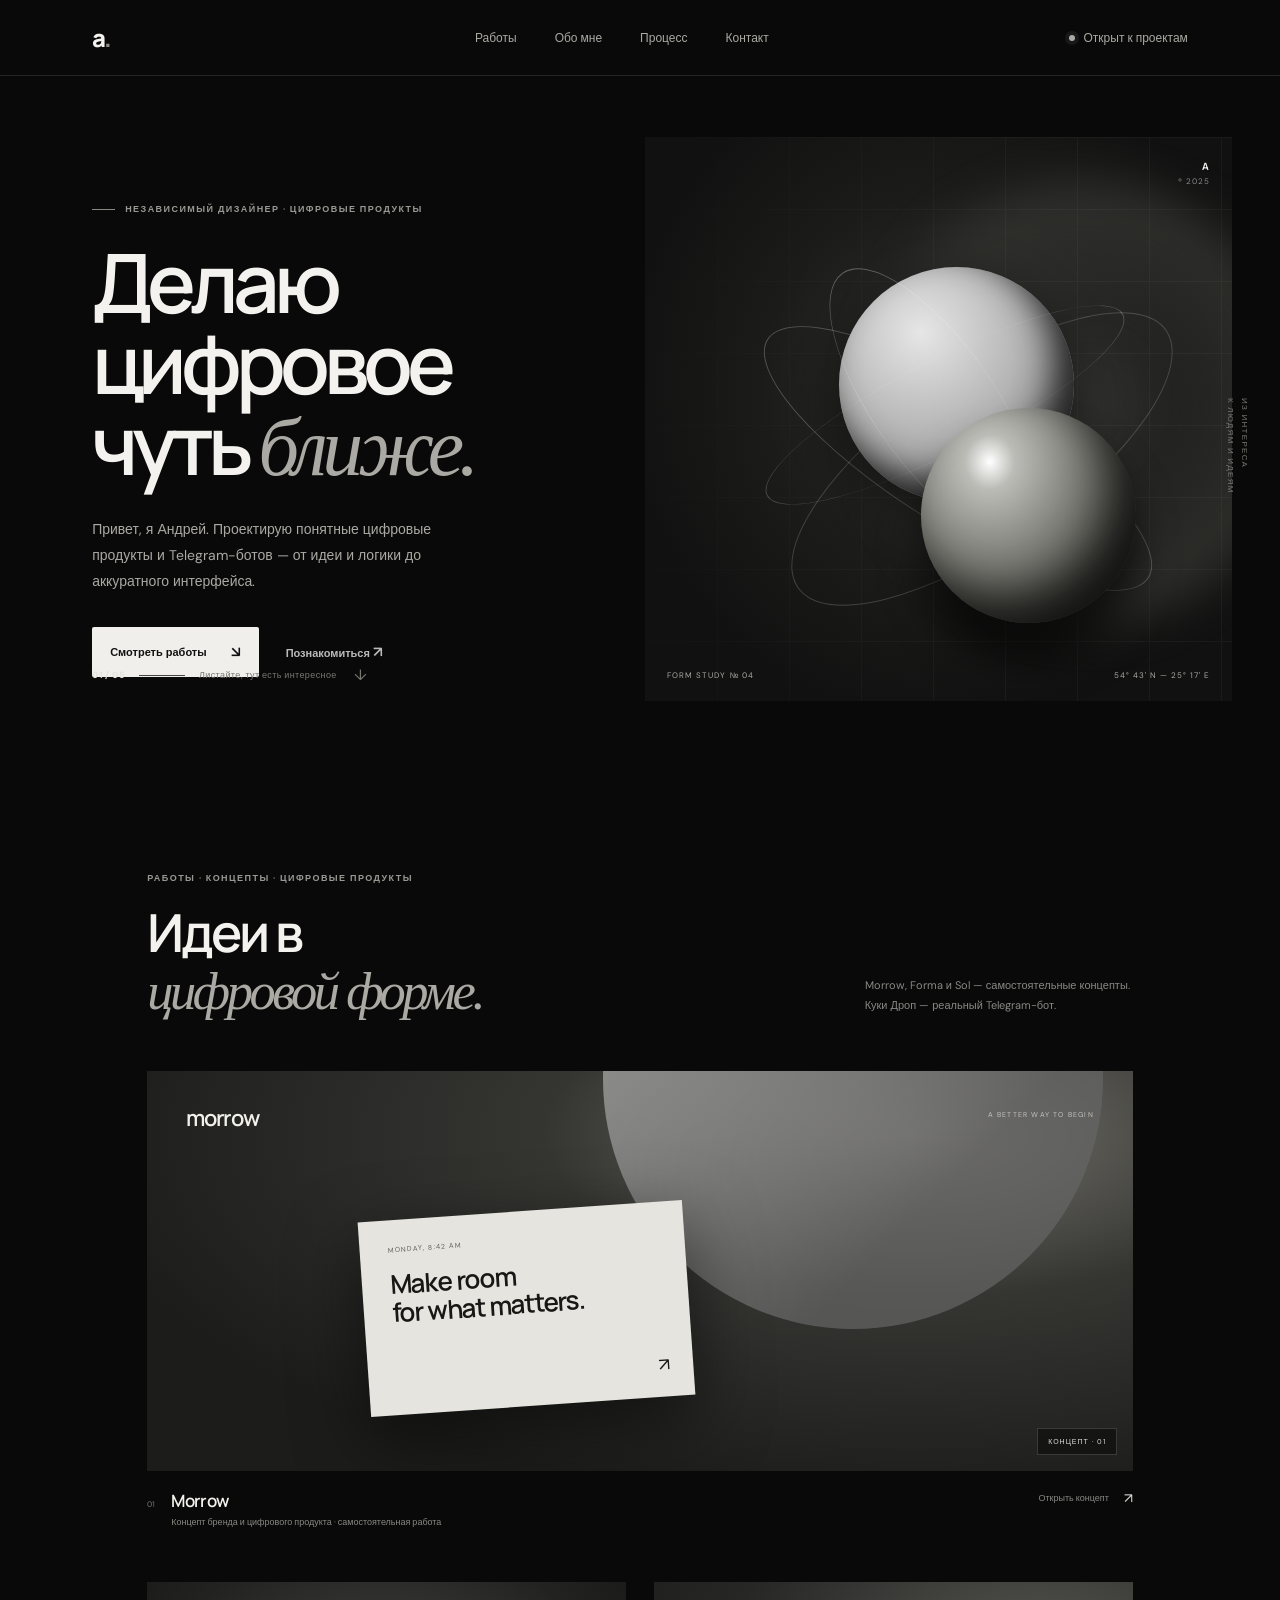
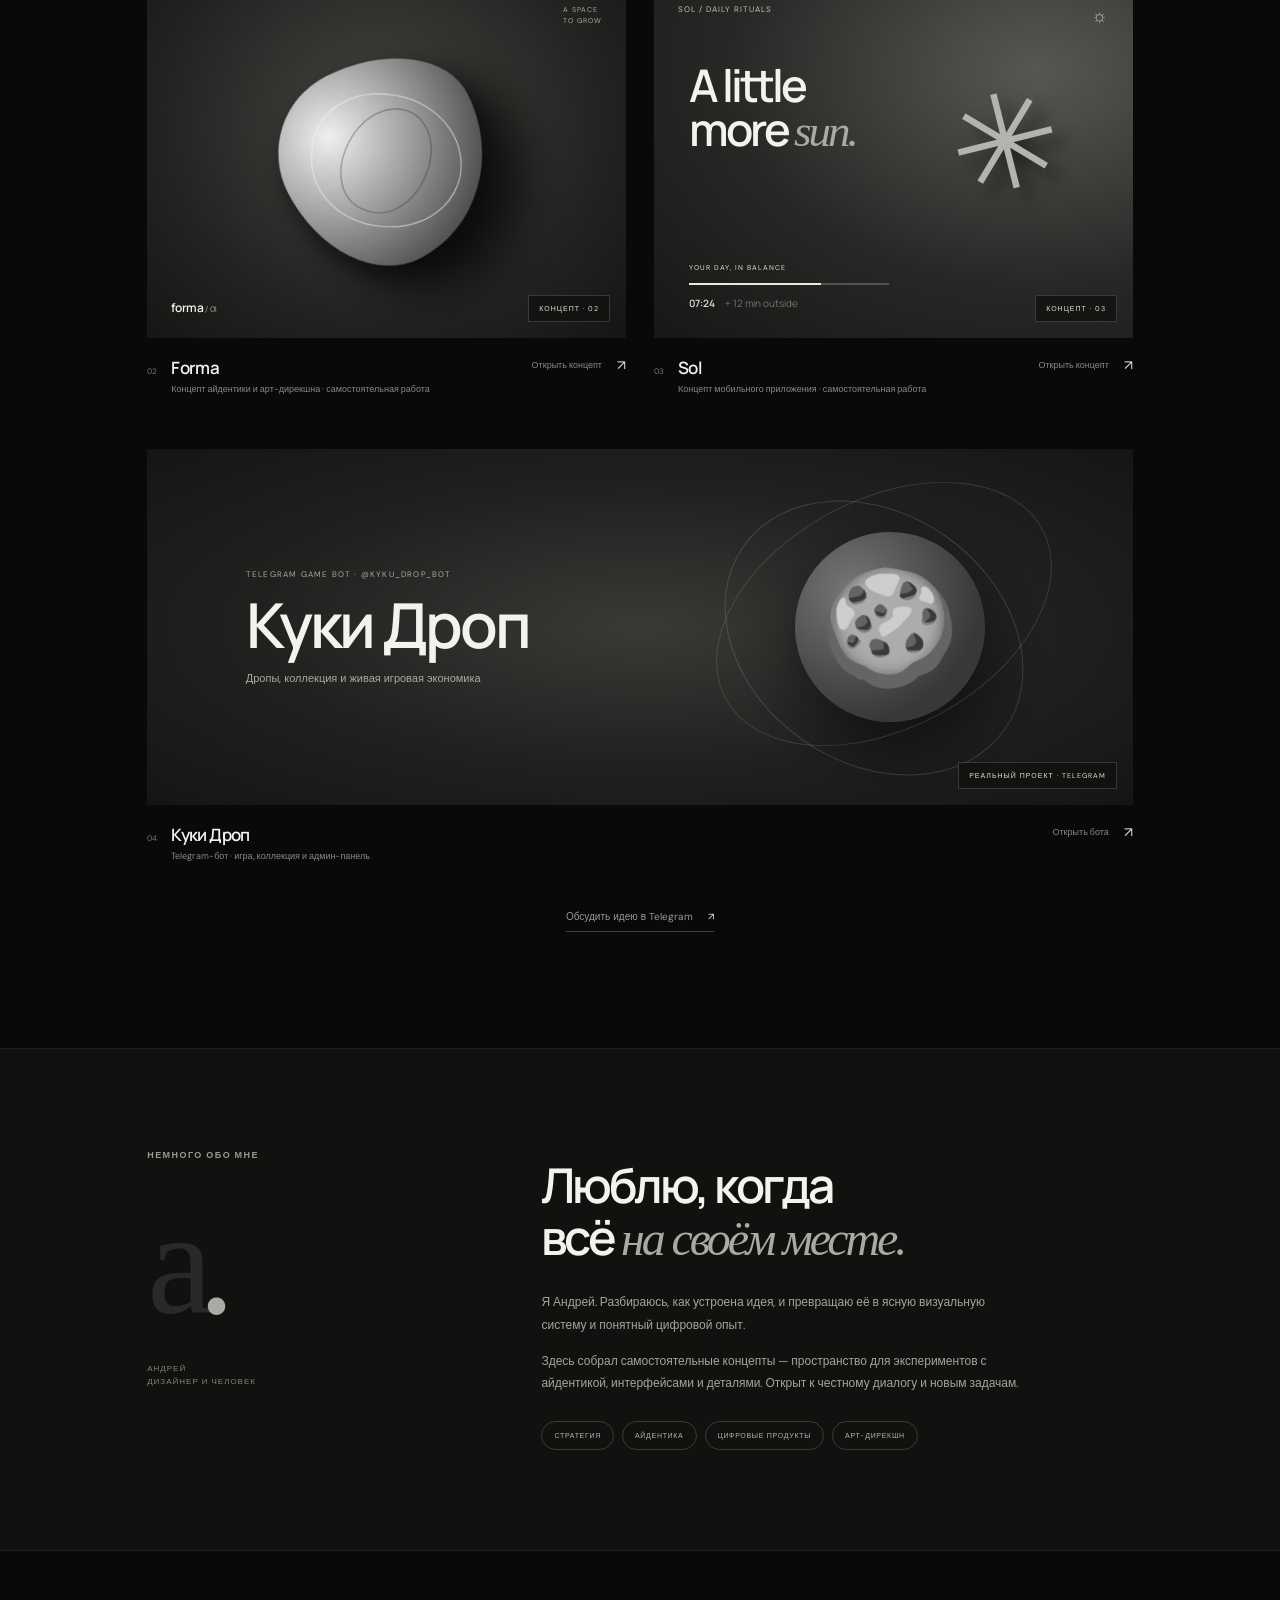
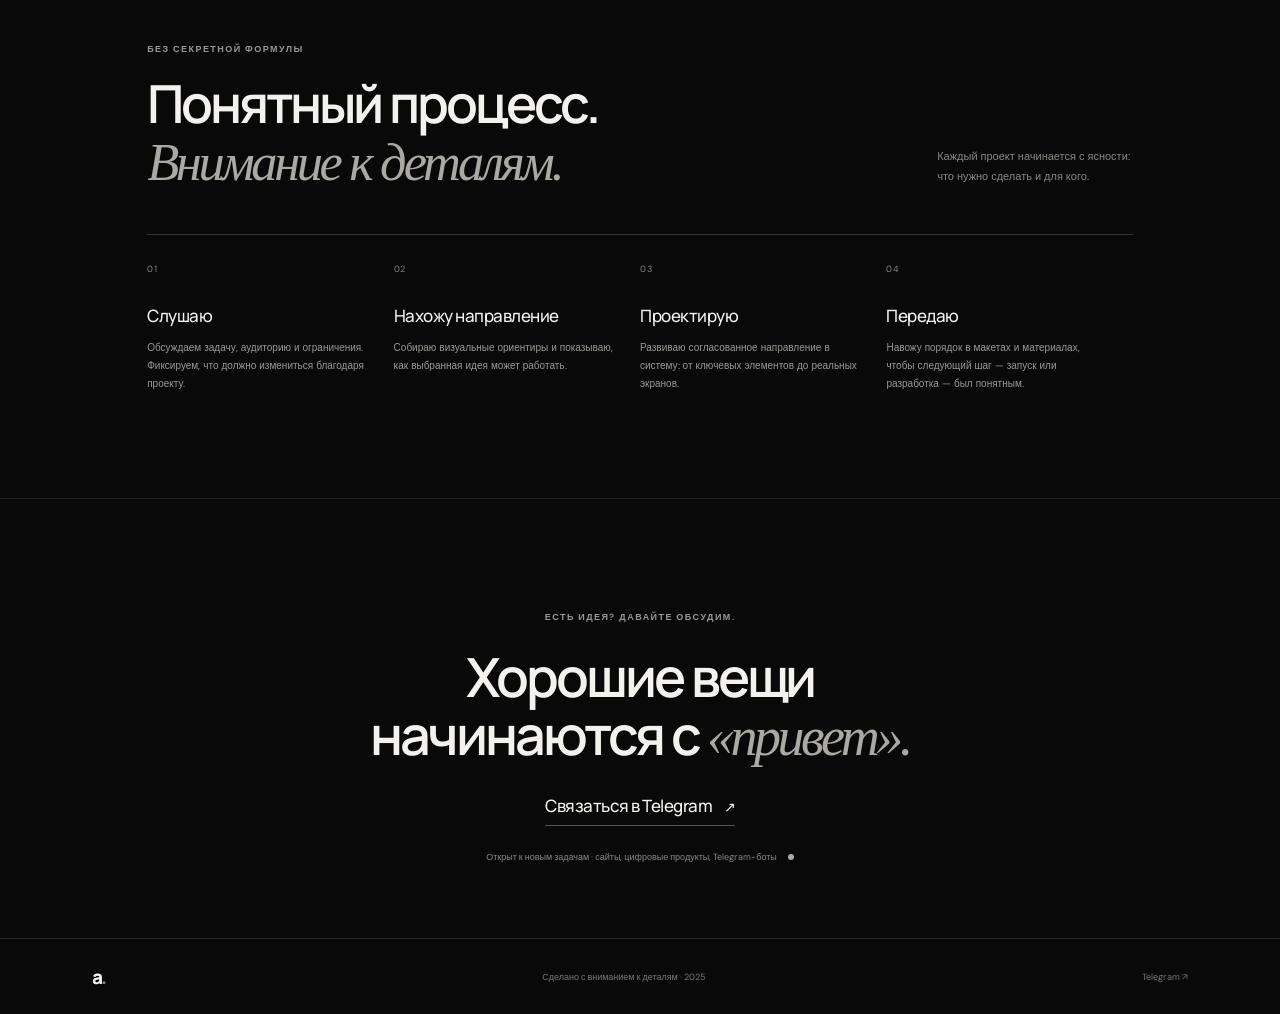
<file: index.html>
<!doctype html>
<html lang="ru">
<head>
  <meta charset="utf-8">
  <meta name="viewport" content="width=device-width, initial-scale=1">
  <meta name="theme-color" content="#090909">
  <meta name="description" content="Андрей — цифровые продукты, айдентика и Telegram-боты. Концепты и реальный проект Куки Дроп.">
  <title>Андрей — цифровой дизайнер</title>
  <link rel="preconnect" href="https://fonts.googleapis.com">
  <link rel="preconnect" href="https://fonts.gstatic.com" crossorigin>
  <link href="https://fonts.googleapis.com/css2?family=DM+Sans:wght@400;500;600;700&family=Manrope:wght@400;500;600;700;800&display=swap" rel="stylesheet">
  <link rel="stylesheet" href="style.css">
</head>
<body>
  <header class="topbar">
    <a class="brand" href="#top" aria-label="На главную">a<span>.</span></a>
    <nav aria-label="Основная навигация">
      <a href="#work">Работы</a>
      <a href="#about">Обо мне</a>
      <a href="#process">Процесс</a>
      <a href="#contact">Контакт</a>
    </nav>
    <a class="availability" href="#contact"><span></span> Открыт к проектам</a>
  </header>

  <main id="top">
    <section class="hero">
      <div class="hero-copy">
        <p class="eyebrow"><span class="eyebrow-line"></span> НЕЗАВИСИМЫЙ ДИЗАЙНЕР · ЦИФРОВЫЕ ПРОДУКТЫ</p>
        <h1>Делаю цифровое<br>чуть <span class="serif">ближе.</span></h1>
        <p class="intro">Привет, я Андрей. Проектирую понятные цифровые продукты и Telegram-ботов — от идеи и логики до аккуратного интерфейса.</p>
        <div class="hero-actions">
          <a class="button button-dark" href="#work">Смотреть работы <span>↘</span></a>
          <a class="text-link" href="#about">Познакомиться <span>↗</span></a>
        </div>
        <div class="hero-meta"><span>01 / 05</span><span class="meta-rule"></span><span>Листайте, тут есть интересное</span><span class="scroll-icon">↓</span></div>
      </div>
      <div class="hero-art" aria-label="Абстрактная композиция из трехмерных фигур" role="img">
        <div class="art-glow"></div>
        <div class="art-grid"></div>
        <div class="orbit orbit-one"></div><div class="orbit orbit-two"></div>
        <div class="sun"></div>
        <div class="sphere"></div>
        <div class="ring ring-a"></div><div class="ring ring-b"></div>
        <div class="art-caption"><span>FORM STUDY № 04</span><span>54° 43' N — 25° 17' E</span></div>
        <div class="art-index">A<br><span>® 2025</span></div>
      </div>
      <div class="side-note">ИЗ ИНТЕРЕСА<br>К ЛЮДЯМ И ИДЕЯМ</div>
    </section>

    <section class="work section-wrap" id="work">
      <div class="section-heading">
        <div><p class="eyebrow">РАБОТЫ · КОНЦЕПТЫ · ЦИФРОВЫЕ ПРОДУКТЫ</p><h2>Идеи в<br><span class="serif">цифровой форме.</span></h2></div>
        <p class="section-aside">Morrow, Forma и Sol — самостоятельные концепты.<br>Куки Дроп — реальный Telegram-бот.</p>
      </div>
      <div class="projects">
        <a class="project project-wide" href="morrow/" aria-label="Открыть концепт Morrow — планирование с передышкой">
          <div class="project-image image-morrow"><div class="morrow-sun"></div><div class="morrow-type">morrow</div><span class="image-label">A BETTER WAY TO BEGIN</span><div class="morrow-card"><span>MONDAY, 8:42 AM</span><strong>Make room<br>for what matters.</strong><i>↗</i></div><span class="project-stamp">КОНЦЕПТ · 01</span></div>
          <div class="project-caption"><div><span class="project-number">01</span><h3>Morrow</h3><span>Концепт бренда и цифрового продукта · самостоятельная работа</span></div><span class="project-year">Открыть концепт <b>↗</b></span></div>
        </a>
        <a class="project project-narrow" href="forma/" aria-label="Открыть концепт Forma — пространство для работы с материалом">
          <div class="project-image image-forma"><div class="forma-sculpt"></div><div class="forma-word">forma<span> / 01</span></div><div class="forma-stamp">A SPACE<br>TO GROW</div><span class="project-stamp">КОНЦЕПТ · 02</span></div>
          <div class="project-caption"><div><span class="project-number">02</span><h3>Forma</h3><span>Концепт айдентики и арт-дирекшна · самостоятельная работа</span></div><span class="project-year">Открыть концепт <b>↗</b></span></div>
        </a>
        <a class="project project-narrow project-third" href="sol/" aria-label="Открыть концепт Sol — приложение для ежедневных прогулок">
          <div class="project-image image-sol"><div class="sol-top"><span>SOL / DAILY RITUALS</span><span>☼</span></div><div class="sol-title">A little<br>more <span>sun.</span></div><div class="sol-ui"><span>YOUR DAY, IN BALANCE</span><div class="sol-progress"><i></i></div><span>07:24 <b>+ 12 min outside</b></span></div><div class="sol-flower">✳</div><span class="project-stamp">КОНЦЕПТ · 03</span></div>
          <div class="project-caption"><div><span class="project-number">03</span><h3>Sol</h3><span>Концепт мобильного приложения · самостоятельная работа</span></div><span class="project-year">Открыть концепт <b>↗</b></span></div>
        </a>
        <a class="project project-wide bot-project" href="kuki-drop/" aria-label="Посмотреть проект Telegram-бота Куки Дроп">
          <div class="project-image image-bot"><div class="bot-cookie">🍪</div><div class="bot-orbit bot-orbit-one"></div><div class="bot-orbit bot-orbit-two"></div><div class="bot-copy"><span class="bot-kicker">TELEGRAM GAME BOT · @KYKU_DROP_BOT</span><strong>Куки Дроп</strong><span>Дропы, коллекция и живая игровая экономика</span></div><span class="project-stamp">РЕАЛЬНЫЙ ПРОЕКТ · TELEGRAM</span></div>
          <div class="project-caption"><div><span class="project-number">04</span><h3>Куки Дроп</h3><span>Telegram-бот · игра, коллекция и админ-панель</span></div><span class="project-year">Открыть бота <b>↗</b></span></div>
        </a>
      </div>
      <a class="all-work" href="#contact">Обсудить идею в Telegram <span>↗</span></a>
    </section>

    <section class="about" id="about">
      <div class="about-inner">
        <div class="about-label"><p class="eyebrow">НЕМНОГО ОБО МНЕ</p><div class="about-mark">a<span>.</span></div><p class="about-small">АНДРЕЙ<br>ДИЗАЙНЕР И ЧЕЛОВЕК</p></div>
        <div class="about-copy"><h2>Люблю, когда<br>всё <span class="serif">на своём месте.</span></h2><p>Я Андрей. Разбираюсь, как устроена идея, и превращаю её в ясную визуальную систему и понятный цифровой опыт.</p><p>Здесь собрал самостоятельные концепты — пространство для экспериментов с айдентикой, интерфейсами и деталями. Открыт к честному диалогу и новым задачам.</p><div class="skills"><span>СТРАТЕГИЯ</span><span>АЙДЕНТИКА</span><span>ЦИФРОВЫЕ ПРОДУКТЫ</span><span>АРТ-ДИРЕКШН</span></div></div>
      </div>
    </section>

    <section class="process section-wrap" id="process">
      <div class="section-heading">
        <div><p class="eyebrow">БЕЗ СЕКРЕТНОЙ ФОРМУЛЫ</p><h2>Понятный процесс.<br><span class="serif">Внимание к деталям.</span></h2></div>
        <p class="section-aside">Каждый проект начинается с ясности:<br>что нужно сделать и для кого.</p>
      </div>
      <div class="process-steps">
        <article class="process-step"><span>01</span><h3>Слушаю</h3><p>Обсуждаем задачу, аудиторию и ограничения. Фиксируем, что должно измениться благодаря проекту.</p></article>
        <article class="process-step"><span>02</span><h3>Нахожу направление</h3><p>Собираю визуальные ориентиры и показываю, как выбранная идея может работать.</p></article>
        <article class="process-step"><span>03</span><h3>Проектирую</h3><p>Развиваю согласованное направление в систему: от ключевых элементов до реальных экранов.</p></article>
        <article class="process-step"><span>04</span><h3>Передаю</h3><p>Навожу порядок в макетах и материалах, чтобы следующий шаг — запуск или разработка — был понятным.</p></article>
      </div>
    </section>

    <section class="contact section-wrap" id="contact">
      <p class="eyebrow">ЕСТЬ ИДЕЯ? ДАВАЙТЕ ОБСУДИМ.</p>
      <h2>Хорошие вещи<br>начинаются с <span class="serif">«привет».</span></h2>
      <a class="contact-link" href="https://t.me/Kypit0Man" target="_blank" rel="noopener noreferrer">Связаться в Telegram <span>↗</span></a>
      <div class="contact-bottom"><span>Открыт к новым задачам · сайты, цифровые продукты, Telegram-боты</span><span class="contact-dot"></span></div>
    </section>
  </main>

  <footer><a class="brand" href="#top">a<span>.</span></a><span>Сделано с вниманием к деталям · 2025</span><div><a href="https://t.me/Kypit0Man" target="_blank" rel="noopener noreferrer">Telegram ↗</a></div></footer>
  <script src="script.js"></script>
</body>
</html>
</file>
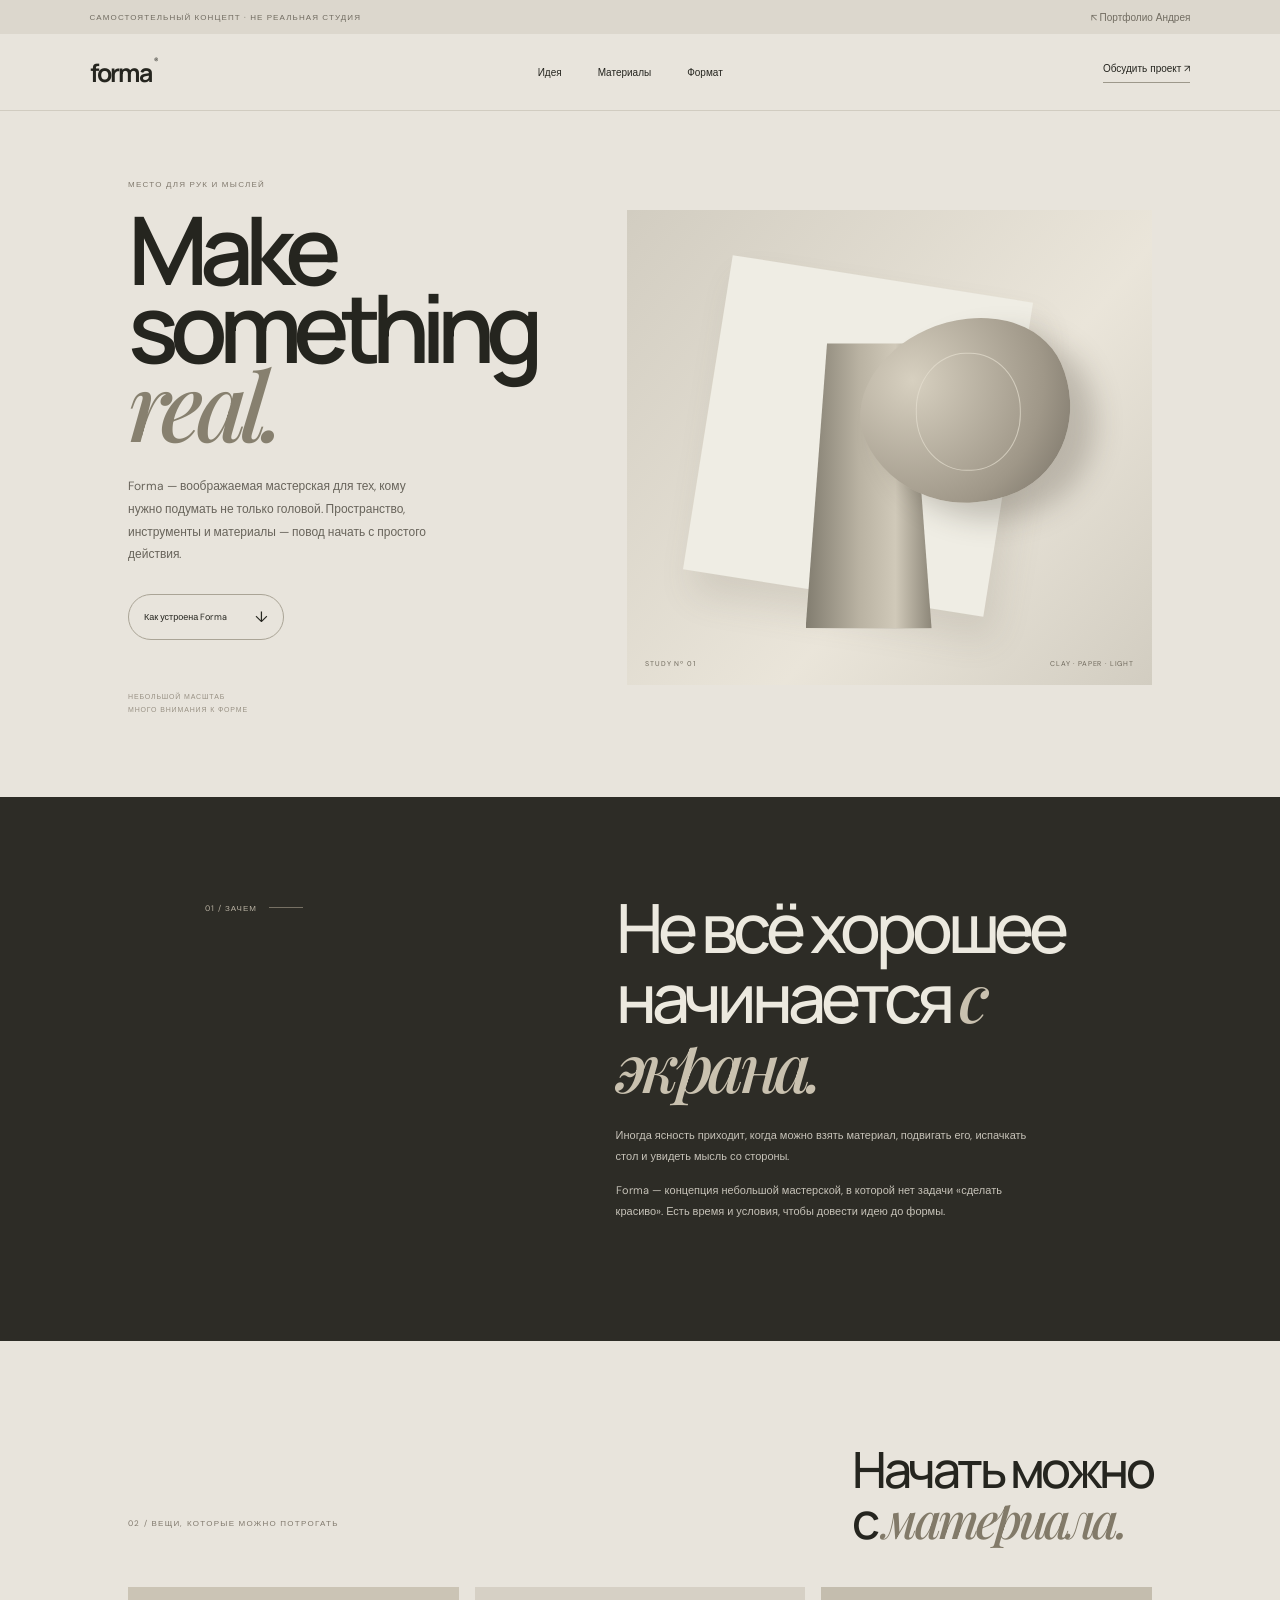
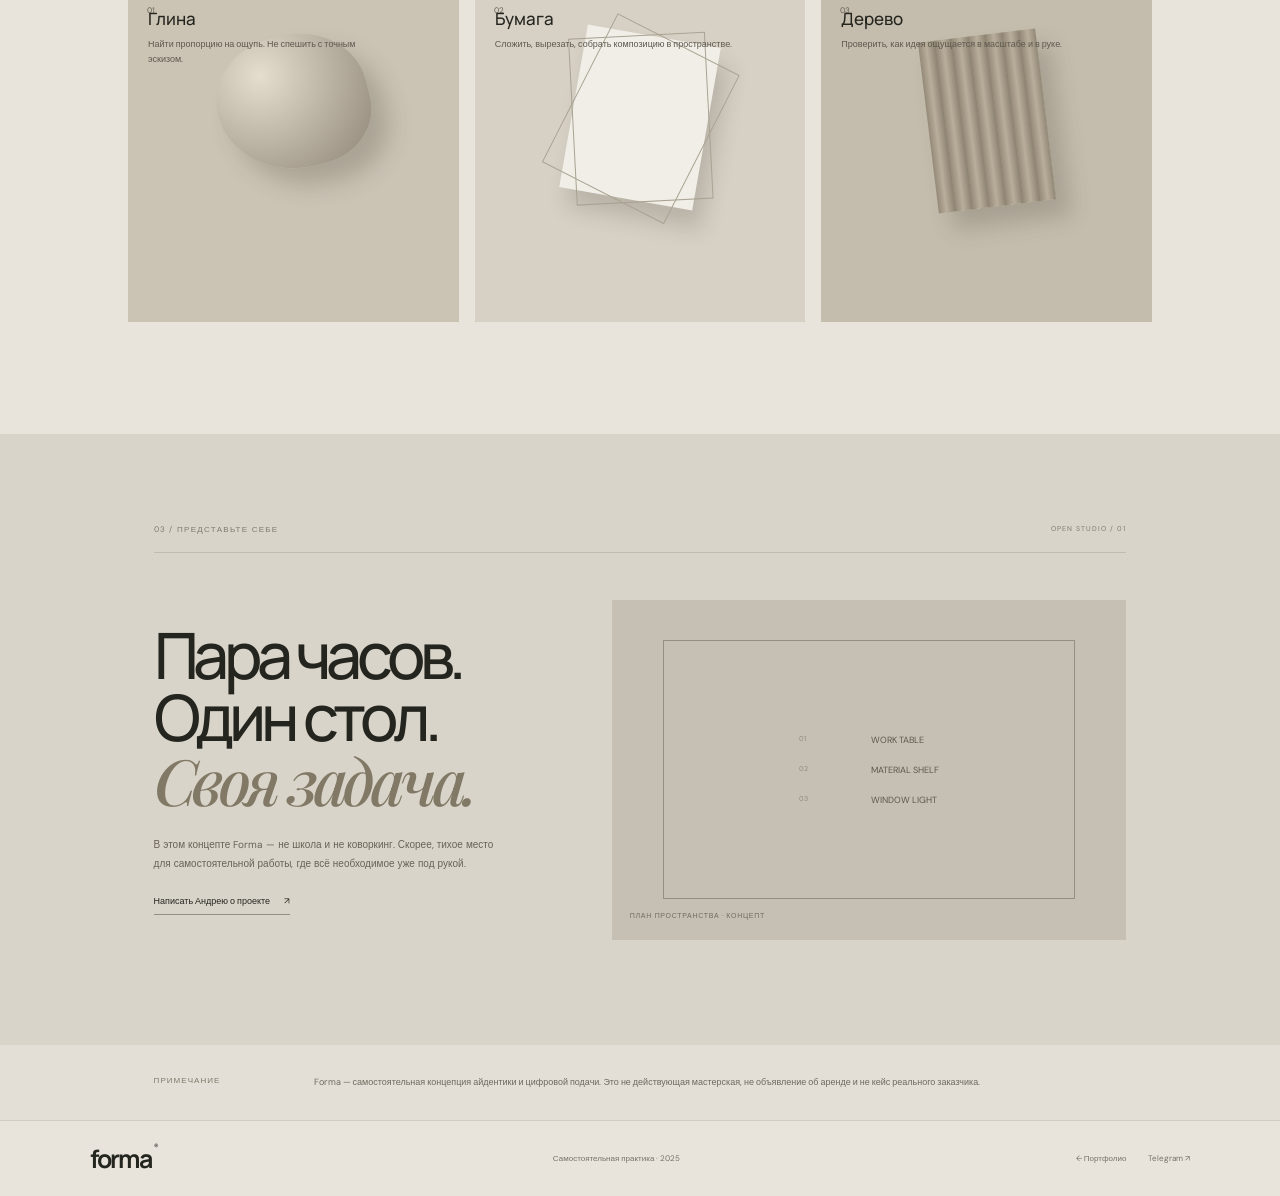
<file: forma/index.html>
<!doctype html>
<html lang="ru">
<head>
  <meta charset="utf-8">
  <meta name="viewport" content="width=device-width, initial-scale=1">
  <meta name="theme-color" content="#e8e4dc">
  <meta name="description" content="Forma — самостоятельный концепт айдентики камерной мастерской материалов.">
  <title>forma — work with your hands</title>
  <link rel="preconnect" href="https://fonts.googleapis.com"><link rel="preconnect" href="https://fonts.gstatic.com" crossorigin>
  <link href="https://fonts.googleapis.com/css2?family=DM+Sans:wght@400;500;600&family=Manrope:wght@400;500;600;700&family=Playfair+Display:ital,wght@1,500&display=swap" rel="stylesheet">
  <link rel="stylesheet" href="style.css">
</head>
<body>
  <div class="concept-note"><span>САМОСТОЯТЕЛЬНЫЙ КОНЦЕПТ · НЕ РЕАЛЬНАЯ СТУДИЯ</span><a href="../">↖ Портфолио Андрея</a></div>
  <header class="header"><a class="logo" href="#top">forma<span>®</span></a><nav aria-label="Навигация Forma"><a href="#idea">Идея</a><a href="#materials">Материалы</a><a href="#visit">Формат</a></nav><a class="header-contact" href="https://t.me/Kypit0Man" target="_blank" rel="noopener noreferrer">Обсудить проект ↗</a></header>
  <main id="top">
    <section class="hero"><div class="hero-text"><p class="eyebrow">МЕСТО ДЛЯ РУК И МЫСЛЕЙ</p><h1>Make<br>something<br><em>real.</em></h1><p>Forma — воображаемая мастерская для тех, кому нужно подумать не только головой. Пространство, инструменты и материалы — повод начать с простого действия.</p><a class="pill" href="#visit">Как устроена Forma <span>↓</span></a><div class="hero-aside">НЕБОЛЬШОЙ МАСШТАБ<br>МНОГО ВНИМАНИЯ К ФОРМЕ</div></div><div class="hero-art" role="img" aria-label="Абстрактная скульптура из глины и бумаги"><div class="art-paper"></div><div class="art-pillar"></div><div class="art-clay"><i></i></div><div class="art-caption"><span>STUDY Nº 01</span><span>CLAY · PAPER · LIGHT</span></div></div></section>
    <section class="manifesto" id="idea"><div class="manifesto-label"><span>01 / ЗАЧЕМ</span><span class="line"></span></div><h2>Не всё хорошее<br>начинается <em>с экрана.</em></h2><div class="manifesto-copy"><p>Иногда ясность приходит, когда можно взять материал, подвигать его, испачкать стол и увидеть мысль со стороны.</p><p>Forma — концепция небольшой мастерской, в которой нет задачи «сделать красиво». Есть время и условия, чтобы довести идею до формы.</p></div></section>
    <section class="materials" id="materials"><div class="section-head"><p class="eyebrow">02 / ВЕЩИ, КОТОРЫЕ МОЖНО ПОТРОГАТЬ</p><h2>Начать можно<br>с <em>материала.</em></h2></div><div class="material-grid"><article class="material-card clay"><div class="material-shape shape-clay"></div><span class="material-no">01</span><div><h3>Глина</h3><p>Найти пропорцию на ощупь. Не спешить с точным эскизом.</p></div></article><article class="material-card paper"><div class="material-shape shape-paper"></div><span class="material-no">02</span><div><h3>Бумага</h3><p>Сложить, вырезать, собрать композицию в пространстве.</p></div></article><article class="material-card wood"><div class="material-shape shape-wood"></div><span class="material-no">03</span><div><h3>Дерево</h3><p>Проверить, как идея ощущается в масштабе и в руке.</p></div></article></div></section>
    <section class="visit" id="visit"><div class="visit-top"><p class="eyebrow">03 / ПРЕДСТАВЬТЕ СЕБЕ</p><span>OPEN STUDIO / 01</span></div><div class="visit-layout"><div><h2>Пара часов.<br>Один стол.<br><em>Своя задача.</em></h2><p>В этом концепте Forma — не школа и не коворкинг. Скорее, тихое место для самостоятельной работы, где всё необходимое уже под рукой.</p><a href="https://t.me/Kypit0Man" target="_blank" rel="noopener noreferrer" class="visit-link">Написать Андрею о проекте <span>↗</span></a></div><div class="visit-card"><div class="room-lines"><span>01</span><span>WORK TABLE</span><span>02</span><span>MATERIAL SHELF</span><span>03</span><span>WINDOW LIGHT</span></div><p>ПЛАН ПРОСТРАНСТВА · КОНЦЕПТ</p></div></div></section>
    <section class="disclosure"><span>ПРИМЕЧАНИЕ</span><p>Forma — самостоятельная концепция айдентики и цифровой подачи. Это не действующая мастерская, не объявление об аренде и не кейс реального заказчика.</p></section>
  </main>
  <footer><a class="logo" href="#top">forma<span>®</span></a><span>Самостоятельная практика · 2025</span><div><a href="../">← Портфолио</a><a href="https://t.me/Kypit0Man" target="_blank" rel="noopener noreferrer">Telegram ↗</a></div></footer>
</body>
</html>
</file>
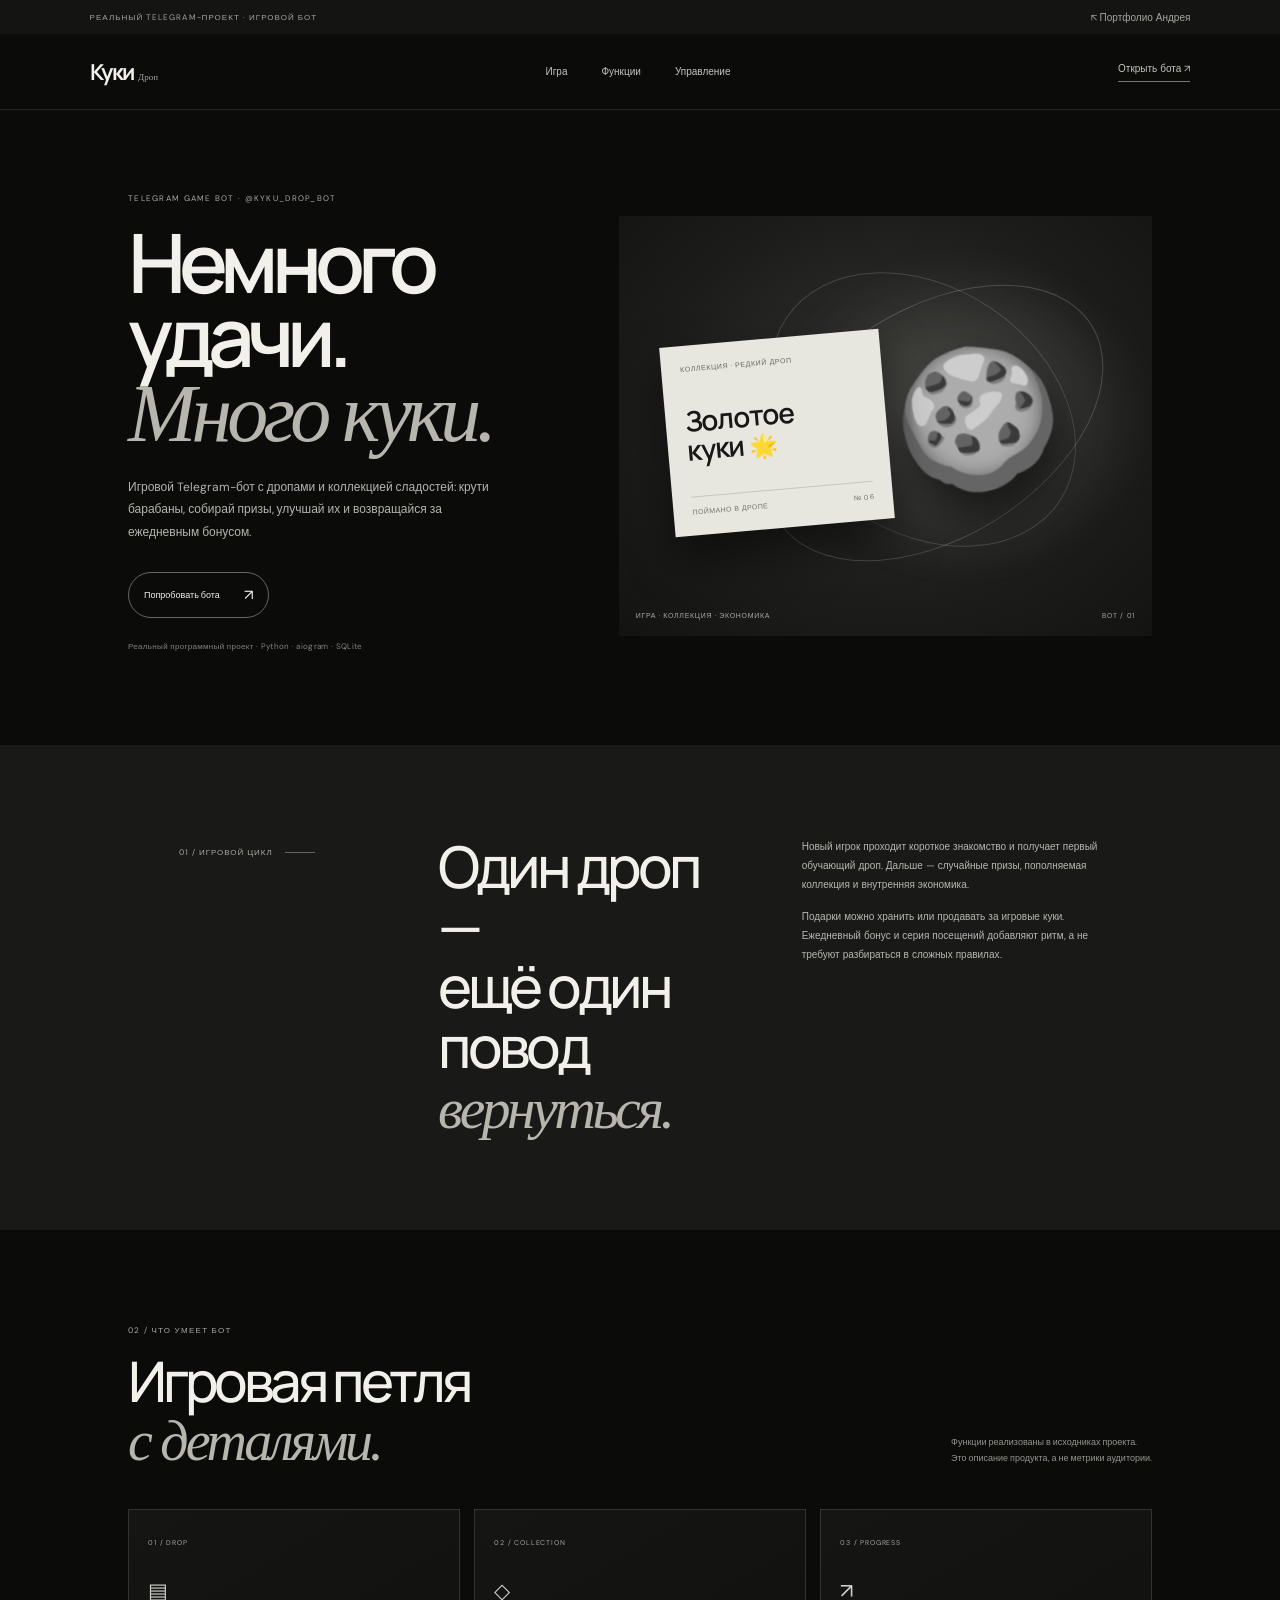
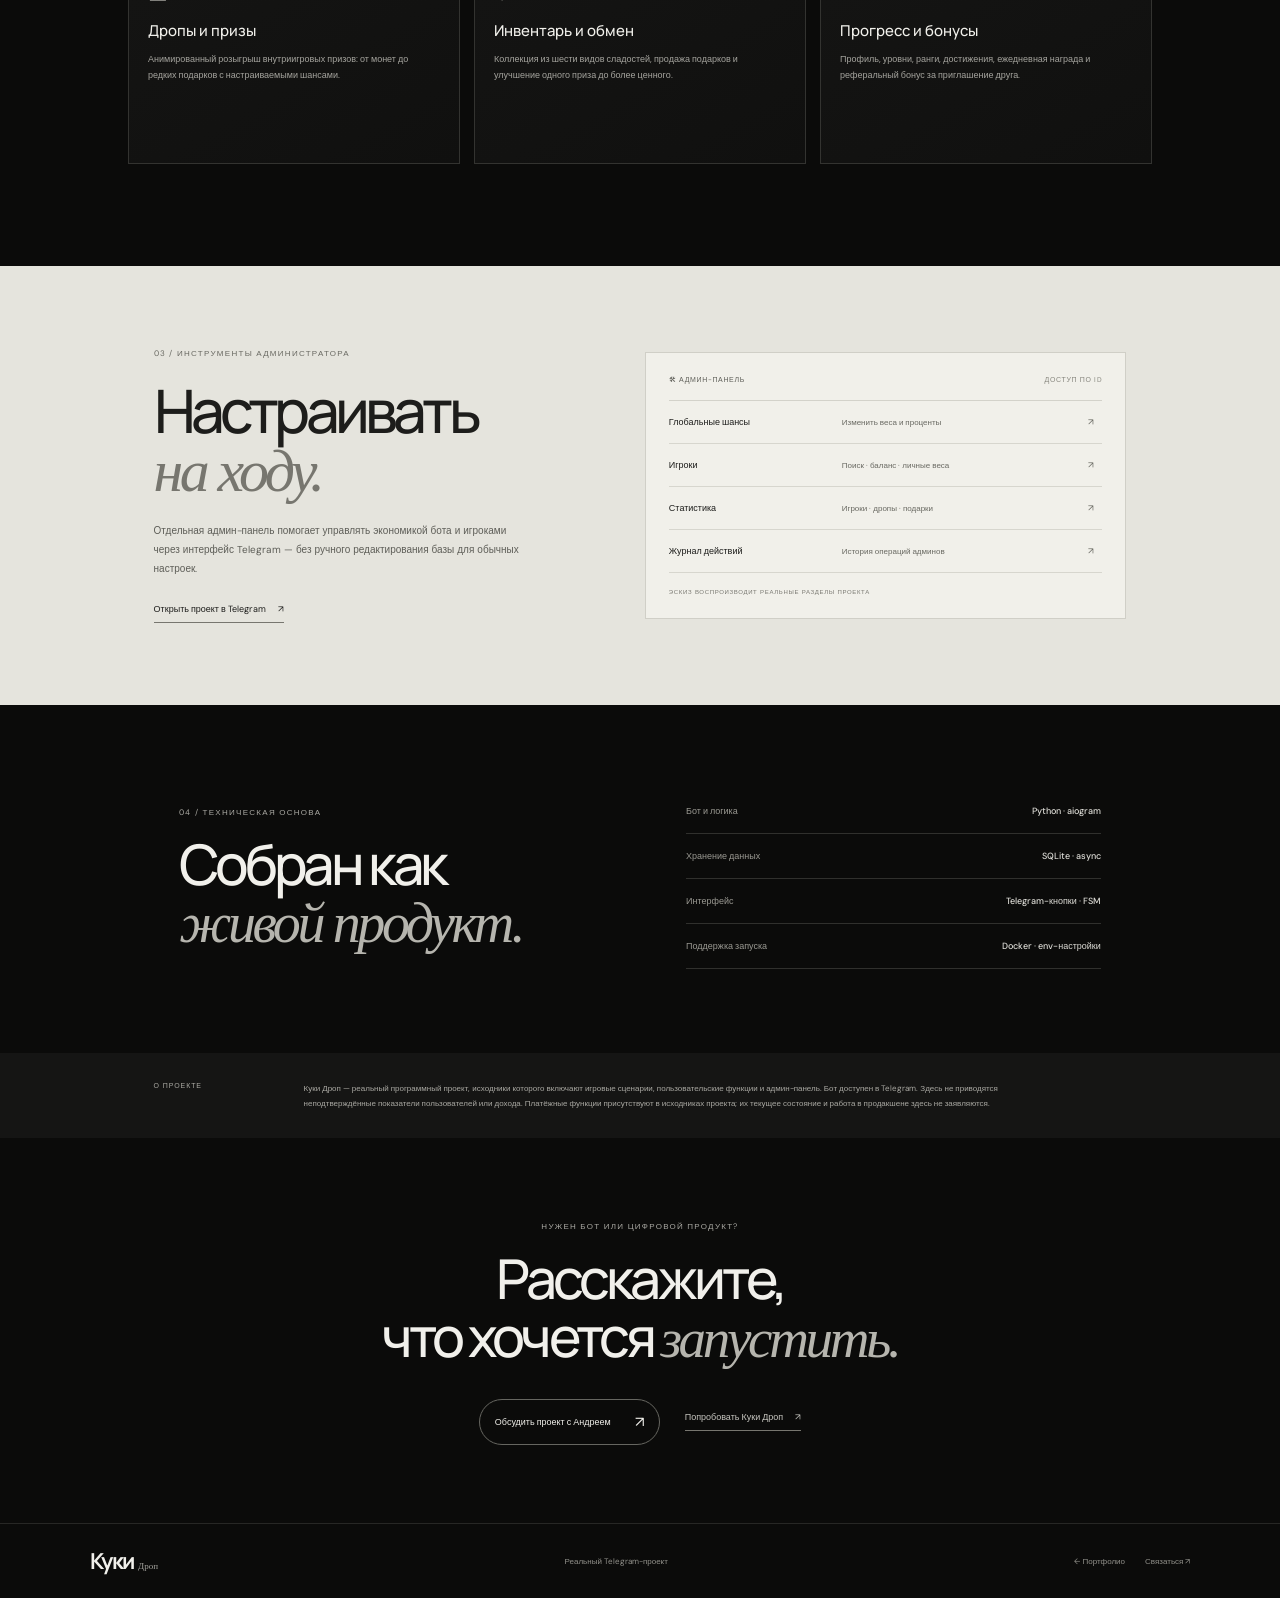
<file: kuki-drop/index.html>
<!doctype html>
<html lang="ru">
<head>
  <meta charset="utf-8">
  <meta name="viewport" content="width=device-width, initial-scale=1">
  <meta name="theme-color" content="#0b0b0a">
  <meta name="description" content="Куки Дроп — Telegram-бот с игровыми дропами, коллекцией, экономикой и административной панелью. Реальный проект Андрея.">
  <title>Куки Дроп — Telegram-бот | Андрей</title>
  <link rel="preconnect" href="https://fonts.googleapis.com">
  <link rel="preconnect" href="https://fonts.gstatic.com" crossorigin>
  <link href="https://fonts.googleapis.com/css2?family=DM+Sans:wght@400;500;600;700&family=Manrope:wght@400;500;600;700;800&display=swap" rel="stylesheet">
  <link rel="stylesheet" href="style.css">
</head>
<body>
  <div class="concept-note"><span>РЕАЛЬНЫЙ TELEGRAM-ПРОЕКТ · ИГРОВОЙ БОТ</span><a href="../">↖ Портфолио Андрея</a></div>
  <header class="header"><a class="logo" href="#top">Куки<span>Дроп</span></a><nav aria-label="Навигация по проекту"><a href="#game">Игра</a><a href="#features">Функции</a><a href="#admin">Управление</a></nav><a class="header-contact" href="https://t.me/kyku_drop_bot" target="_blank" rel="noopener noreferrer">Открыть бота ↗</a></header>
  <main id="top">
    <section class="hero"><div class="hero-copy"><p class="eyebrow">TELEGRAM GAME BOT · @KYKU_DROP_BOT</p><h1>Немного<br>удачи.<br><em>Много куки.</em></h1><p class="lead">Игровой Telegram-бот с дропами и коллекцией сладостей: крути барабаны, собирай призы, улучшай их и возвращайся за ежедневным бонусом.</p><a class="pill" href="https://t.me/kyku_drop_bot" target="_blank" rel="noopener noreferrer">Попробовать бота <span>↗</span></a><p class="tiny-note">Реальный программный проект · Python · aiogram · SQLite</p></div><div class="hero-art" role="img" aria-label="Игровая карточка с призами Куки Дроп"><div class="art-glow"></div><div class="cookie">🍪</div><div class="orbit"></div><div class="orbit orbit-two"></div><div class="game-card"><span>КОЛЛЕКЦИЯ · РЕДКИЙ ДРОП</span><strong>Золотое<br>куки <i>🌟</i></strong><div class="game-card-foot"><span>ПОЙМАНО В ДРОПЕ</span><span>№ 06</span></div></div><div class="art-caption"><span>ИГРА · КОЛЛЕКЦИЯ · ЭКОНОМИКА</span><span>BOT / 01</span></div></div></section>
    <section class="statement" id="game"><div class="section-label"><span>01 / ИГРОВОЙ ЦИКЛ</span><i></i></div><h2>Один дроп —<br>ещё один повод<br><em>вернуться.</em></h2><div class="statement-copy"><p>Новый игрок проходит короткое знакомство и получает первый обучающий дроп. Дальше — случайные призы, пополняемая коллекция и внутренняя экономика.</p><p>Подарки можно хранить или продавать за игровые куки. Ежедневный бонус и серия посещений добавляют ритм, а не требуют разбираться в сложных правилах.</p></div></section>
    <section class="features" id="features"><div class="section-head"><div><p class="eyebrow">02 / ЧТО УМЕЕТ БОТ</p><h2>Игровая петля<br><em>с деталями.</em></h2></div><p class="section-aside">Функции реализованы в исходниках проекта.<br>Это описание продукта, а не метрики аудитории.</p></div><div class="feature-grid"><article class="feature-card"><span>01 / DROP</span><div class="feature-icon">▤</div><h3>Дропы и призы</h3><p>Анимированный розыгрыш внутриигровых призов: от монет до редких подарков с настраиваемыми шансами.</p></article><article class="feature-card"><span>02 / COLLECTION</span><div class="feature-icon">◇</div><h3>Инвентарь и обмен</h3><p>Коллекция из шести видов сладостей, продажа подарков и улучшение одного приза до более ценного.</p></article><article class="feature-card"><span>03 / PROGRESS</span><div class="feature-icon">↗</div><h3>Прогресс и бонусы</h3><p>Профиль, уровни, ранги, достижения, ежедневная награда и реферальный бонус за приглашение друга.</p></article></div></section>
    <section class="admin" id="admin"><div class="admin-layout"><div><p class="eyebrow">03 / ИНСТРУМЕНТЫ АДМИНИСТРАТОРА</p><h2>Настраивать<br><em>на ходу.</em></h2><p class="admin-lead">Отдельная админ-панель помогает управлять экономикой бота и игроками через интерфейс Telegram — без ручного редактирования базы для обычных настроек.</p><a class="text-link" href="https://t.me/kyku_drop_bot" target="_blank" rel="noopener noreferrer">Открыть проект в Telegram <span>↗</span></a></div><div class="admin-panel"><div class="panel-top"><span>🛠 АДМИН-ПАНЕЛЬ</span><span>ДОСТУП ПО ID</span></div><div class="panel-row"><span>Глобальные шансы</span><b>Изменить веса и проценты</b><i>↗</i></div><div class="panel-row"><span>Игроки</span><b>Поиск · баланс · личные веса</b><i>↗</i></div><div class="panel-row"><span>Статистика</span><b>Игроки · дропы · подарки</b><i>↗</i></div><div class="panel-row"><span>Журнал действий</span><b>История операций админов</b><i>↗</i></div><p>ЭСКИЗ ВОСПРОИЗВОДИТ РЕАЛЬНЫЕ РАЗДЕЛЫ ПРОЕКТА</p></div></div></section>
    <section class="stack"><div class="stack-head"><p class="eyebrow">04 / ТЕХНИЧЕСКАЯ ОСНОВА</p><h2>Собран как<br><em>живой продукт.</em></h2></div><div class="stack-list"><div><span>Бот и логика</span><b>Python · aiogram</b></div><div><span>Хранение данных</span><b>SQLite · async</b></div><div><span>Интерфейс</span><b>Telegram-кнопки · FSM</b></div><div><span>Поддержка запуска</span><b>Docker · env-настройки</b></div></div></section>
    <section class="disclosure"><span>О ПРОЕКТЕ</span><p>Куки Дроп — реальный программный проект, исходники которого включают игровые сценарии, пользовательские функции и админ-панель. Бот доступен в Telegram. Здесь не приводятся неподтверждённые показатели пользователей или дохода. Платёжные функции присутствуют в исходниках проекта; их текущее состояние и работа в продакшене здесь не заявляются.</p></section>
    <section class="contact"><p class="eyebrow">НУЖЕН БОТ ИЛИ ЦИФРОВОЙ ПРОДУКТ?</p><h2>Расскажите,<br>что хочется <em>запустить.</em></h2><div class="contact-actions"><a class="pill" href="https://t.me/Kypit0Man" target="_blank" rel="noopener noreferrer">Обсудить проект с Андреем <span>↗</span></a><a class="text-link" href="https://t.me/kyku_drop_bot" target="_blank" rel="noopener noreferrer">Попробовать Куки Дроп <span>↗</span></a></div></section>
  </main>
  <footer><a class="logo" href="#top">Куки<span>Дроп</span></a><span>Реальный Telegram-проект</span><div><a href="../">← Портфолио</a><a href="https://t.me/Kypit0Man" target="_blank" rel="noopener noreferrer">Связаться ↗</a></div></footer>
</body>
</html>
</file>
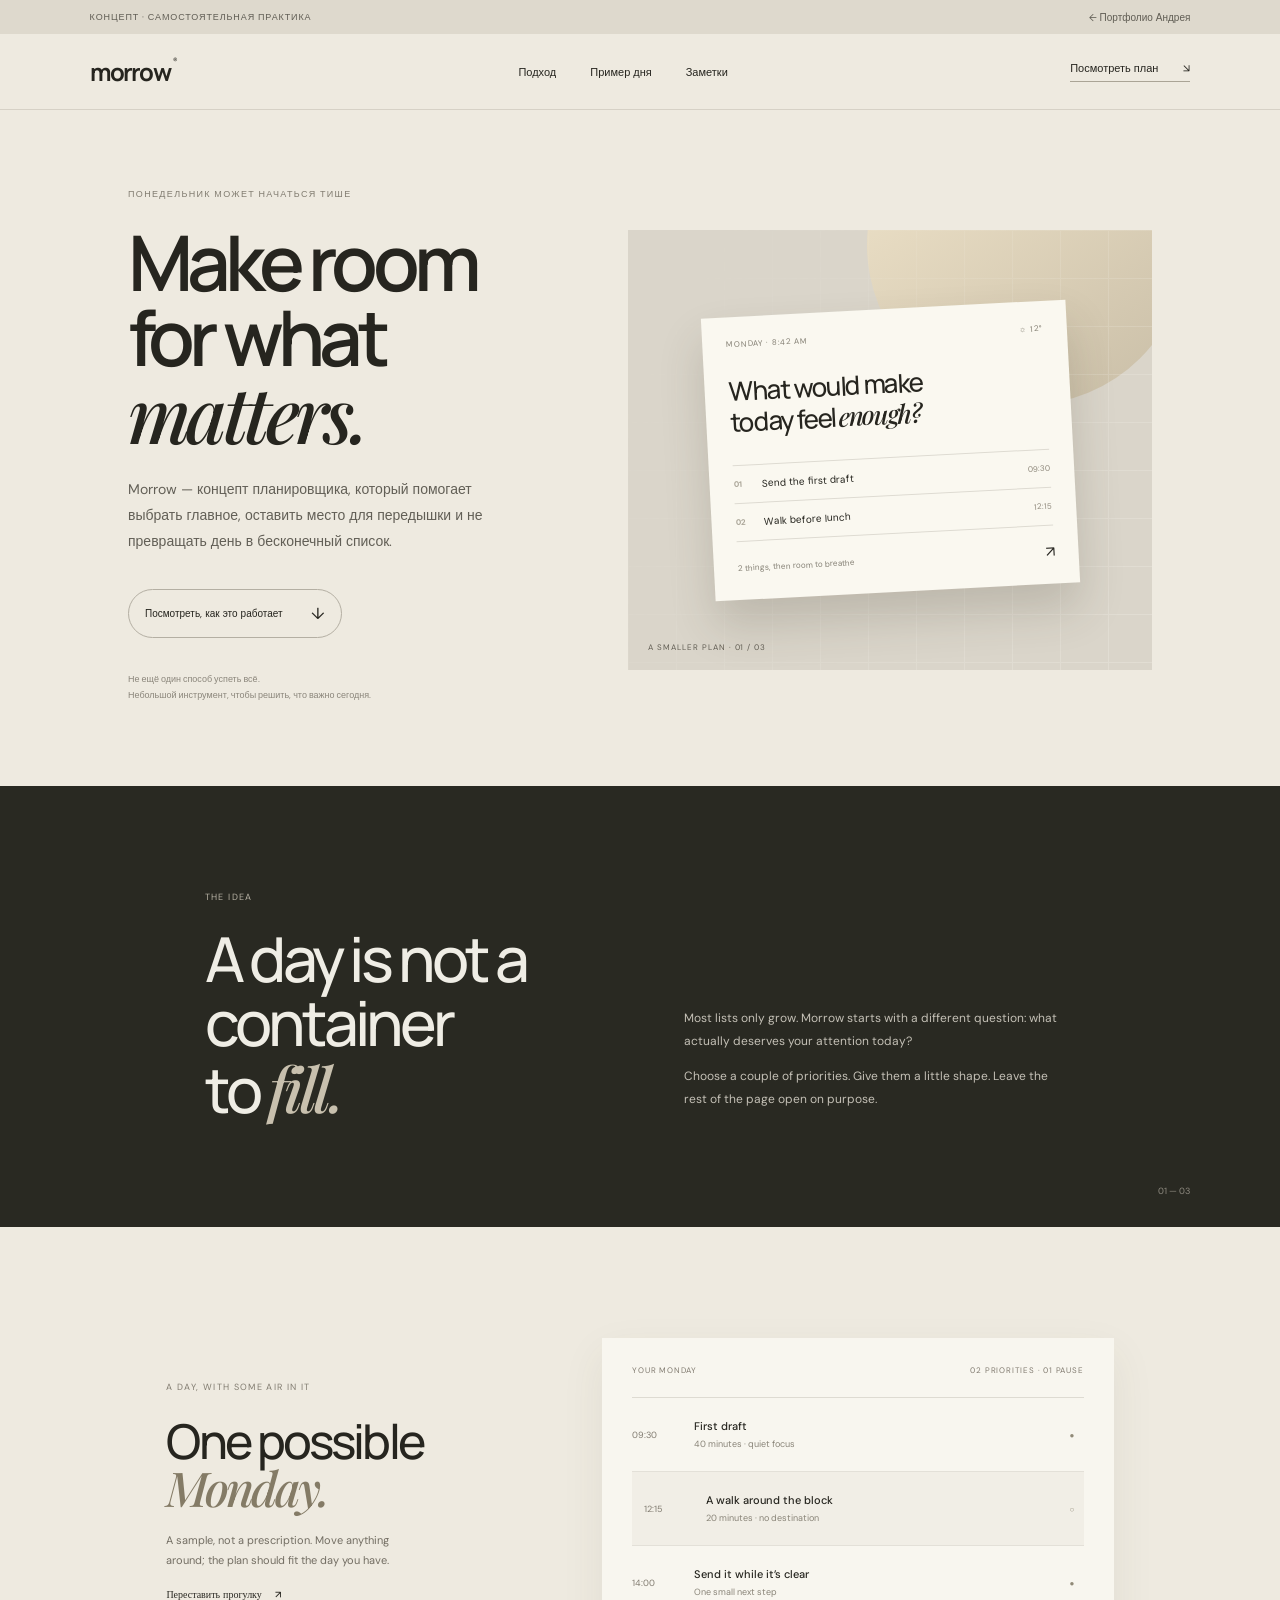
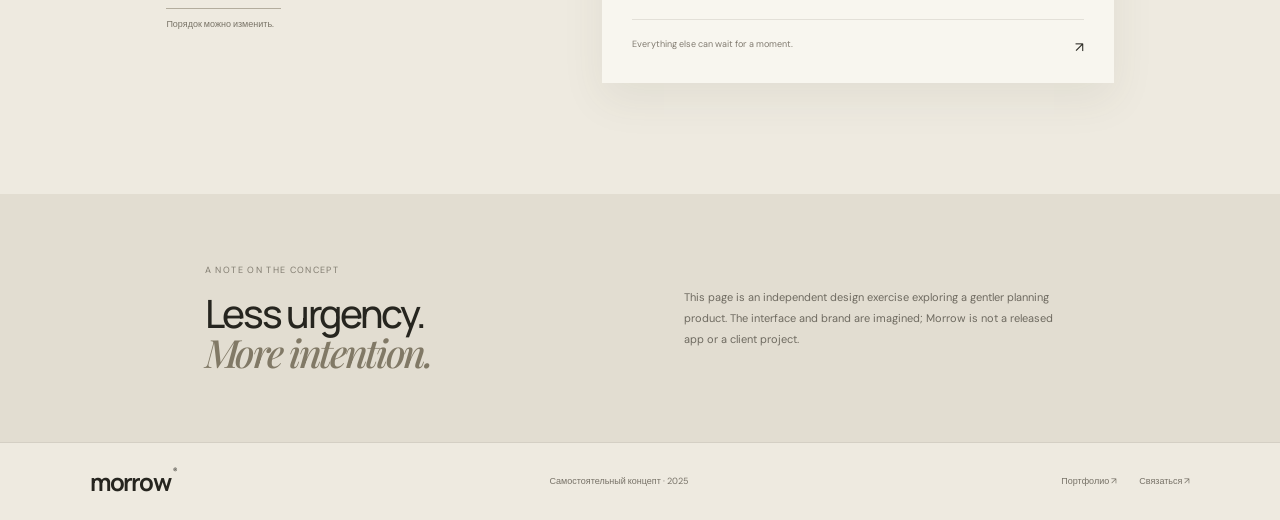
<file: morrow/index.html>
<!doctype html>
<html lang="ru">
<head>
  <meta charset="utf-8">
  <meta name="viewport" content="width=device-width, initial-scale=1">
  <meta name="theme-color" content="#eeeae0">
  <meta name="description" content="Morrow — концепт ежедневного планирования с местом для пауз.">
  <title>Morrow — make room for what matters</title>
  <link rel="preconnect" href="https://fonts.googleapis.com">
  <link rel="preconnect" href="https://fonts.gstatic.com" crossorigin>
  <link href="https://fonts.googleapis.com/css2?family=DM+Sans:wght@400;500;600&family=Manrope:wght@400;500;600;700&family=Playfair+Display:ital,wght@1,500&display=swap" rel="stylesheet">
  <link rel="stylesheet" href="style.css">
</head>
<body>
  <div class="concept-note"><span>КОНЦЕПТ · САМОСТОЯТЕЛЬНАЯ ПРАКТИКА</span><a href="../">← Портфолио Андрея</a></div>
  <header class="topbar"><a class="wordmark" href="#top">morrow<span>®</span></a><nav aria-label="Навигация Morrow"><a href="#approach">Подход</a><a href="#day">Пример дня</a><a href="#notes">Заметки</a></nav><a class="top-action" href="#day">Посмотреть план <span>↘</span></a></header>
  <main id="top">
    <section class="hero">
      <div class="hero-copy"><p class="kicker">ПОНЕДЕЛЬНИК МОЖЕТ НАЧАТЬСЯ ТИШЕ</p><h1>Make room<br>for what <em>matters.</em></h1><p class="lead">Morrow — концепт планировщика, который помогает выбрать главное, оставить место для передышки и не превращать день в бесконечный список.</p><a class="round-link" href="#day">Посмотреть, как это работает <span>↓</span></a><p class="tiny-note">Не ещё один способ успеть всё.<br>Небольшой инструмент, чтобы решить, что важно сегодня.</p></div>
      <div class="hero-scene" aria-label="Карточка планировщика на спокойном утреннем фоне" role="img"><div class="scene-sun"></div><div class="scene-grid"></div><div class="scene-card"><div class="card-head"><span>MONDAY · 8:42 AM</span><span>☼ 12°</span></div><p class="card-question">What would make<br>today feel <i>enough?</i></p><div class="card-task"><b>01</b><span>Send the first draft</span><i>09:30</i></div><div class="card-task"><b>02</b><span>Walk before lunch</span><i>12:15</i></div><div class="card-foot"><span>2 things, then room to breathe</span><span>↗</span></div></div><span class="scene-caption">A SMALLER PLAN · 01 / 03</span></div>
    </section>
    <section class="statement" id="approach"><p class="kicker">THE IDEA</p><h2>A day is not a container<br>to <em>fill.</em></h2><div class="statement-copy"><p>Most lists only grow. Morrow starts with a different question: what actually deserves your attention today?</p><p>Choose a couple of priorities. Give them a little shape. Leave the rest of the page open on purpose.</p></div><span class="statement-index">01 — 03</span></section>
    <section class="day-section" id="day"><div class="day-intro"><p class="kicker">A DAY, WITH SOME AIR IN IT</p><h2>One possible<br><em>Monday.</em></h2><p>A sample, not a prescription. Move anything around; the plan should fit the day you have.</p><button class="text-button" id="shuffle-plan" type="button">Переставить прогулку <span>↗</span></button><p class="interaction-status" id="plan-status" aria-live="polite">Порядок можно изменить.</p></div><div class="day-card"><div class="day-card-top"><span>YOUR MONDAY</span><span>02 PRIORITIES · 01 PAUSE</span></div><div class="timeline-row"><time>09:30</time><div><b>First draft</b><span>40 minutes · quiet focus</span></div><i>●</i></div><div class="timeline-row pause"><time>12:15</time><div><b>A walk around the block</b><span>20 minutes · no destination</span></div><i>○</i></div><div class="timeline-row"><time>14:00</time><div><b>Send it while it’s clear</b><span>One small next step</span></div><i>●</i></div><div class="day-card-bottom"><span>Everything else can wait for a moment.</span><span>↗</span></div></div></section>
    <section class="notes" id="notes"><div><p class="kicker">A NOTE ON THE CONCEPT</p><h2>Less urgency.<br><em>More intention.</em></h2></div><p>This page is an independent design exercise exploring a gentler planning product. The interface and brand are imagined; Morrow is not a released app or a client project.</p></section>
  </main>
  <footer><a class="wordmark" href="#top">morrow<span>®</span></a><span>Самостоятельный концепт · 2025</span><div><a href="../">Портфолио ↗</a><a href="https://t.me/Kypit0Man" target="_blank" rel="noopener noreferrer">Связаться ↗</a></div></footer>
  <script src="script.js"></script>
</body>
</html>
</file>
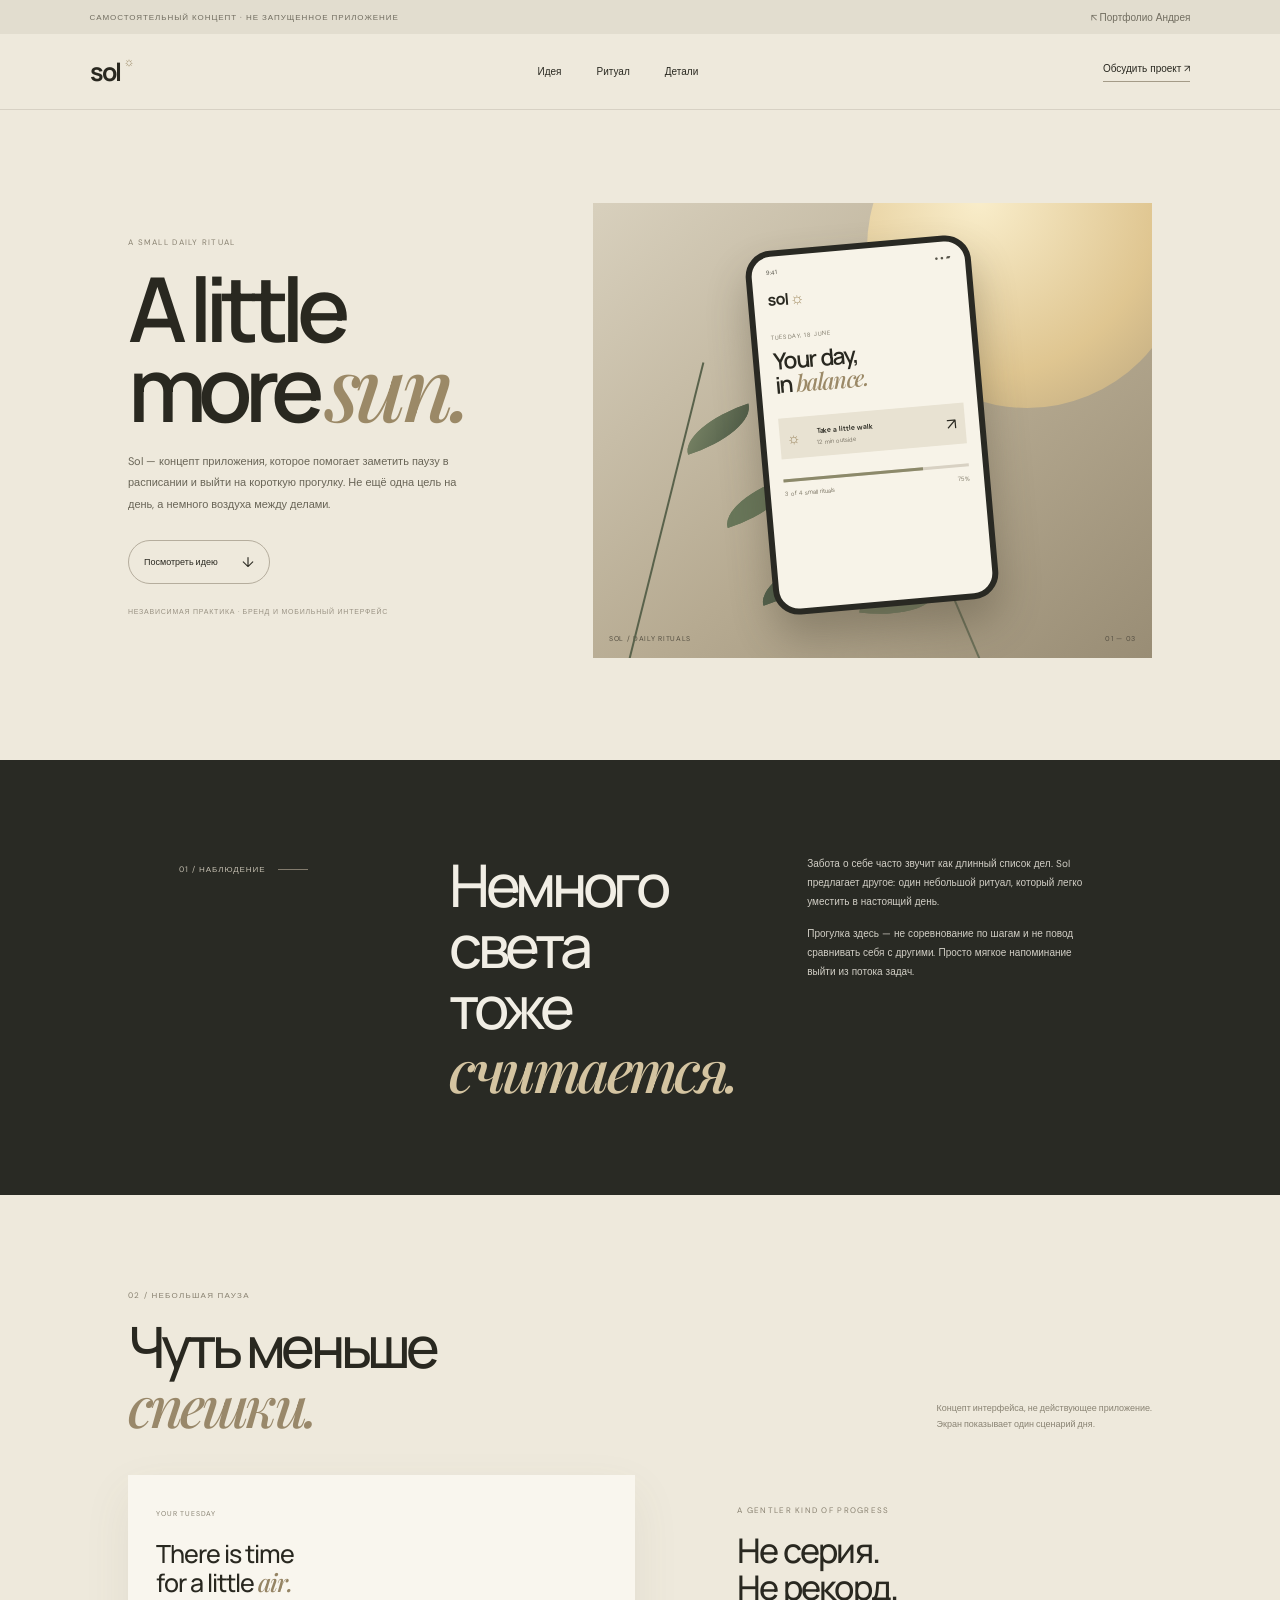
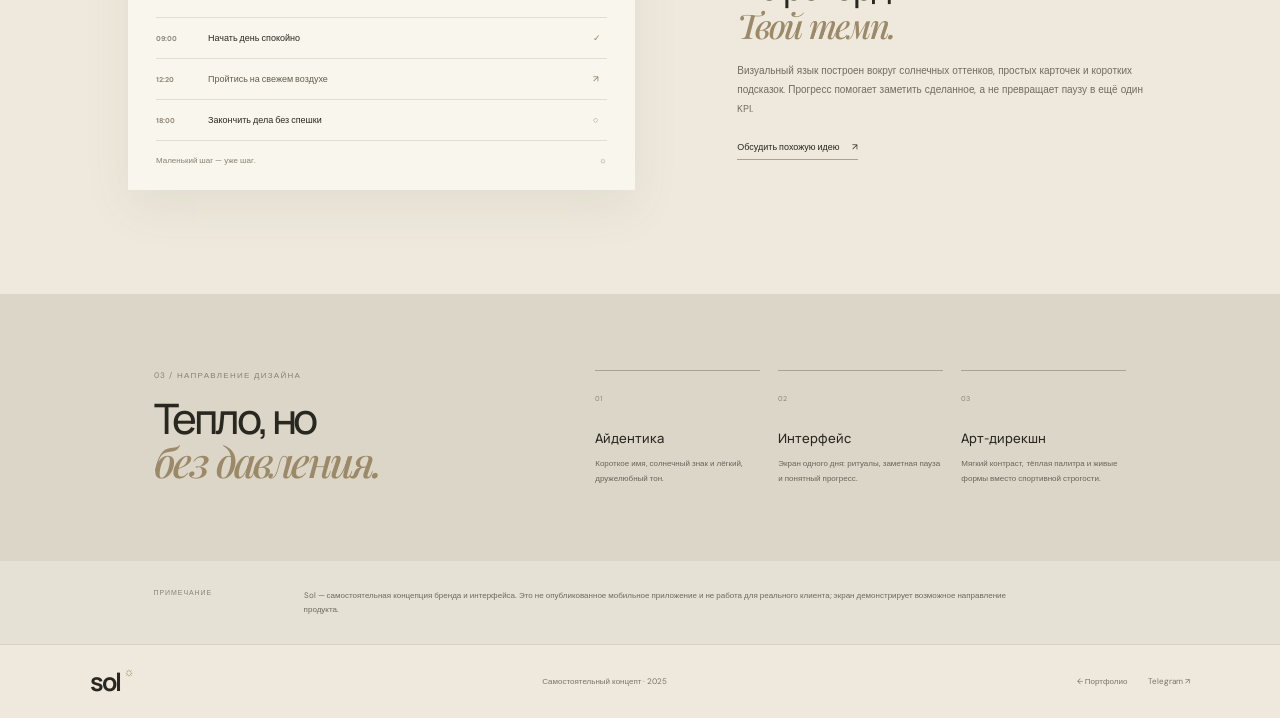
<file: sol/index.html>
<!doctype html>
<html lang="ru">
<head>
  <meta charset="utf-8">
  <meta name="viewport" content="width=device-width, initial-scale=1">
  <meta name="theme-color" content="#eee9dc">
  <meta name="description" content="Sol — самостоятельный концепт мобильного приложения о ежедневных прогулках и маленьких привычках.">
  <title>Sol — a little more sun | Андрей</title>
  <link rel="preconnect" href="https://fonts.googleapis.com">
  <link rel="preconnect" href="https://fonts.gstatic.com" crossorigin>
  <link href="https://fonts.googleapis.com/css2?family=DM+Sans:wght@400;500;600&family=Manrope:wght@400;500;600;700&family=Playfair+Display:ital,wght@1,500&display=swap" rel="stylesheet">
  <link rel="stylesheet" href="style.css">
</head>
<body>
  <div class="concept-note"><span>САМОСТОЯТЕЛЬНЫЙ КОНЦЕПТ · НЕ ЗАПУЩЕННОЕ ПРИЛОЖЕНИЕ</span><a href="../">↖ Портфолио Андрея</a></div>
  <header class="header"><a class="logo" href="#top">sol<span>☼</span></a><nav aria-label="Навигация Sol"><a href="#idea">Идея</a><a href="#ritual">Ритуал</a><a href="#details">Детали</a></nav><a class="header-contact" href="https://t.me/Kypit0Man" target="_blank" rel="noopener noreferrer">Обсудить проект ↗</a></header>
  <main id="top">
    <section class="hero"><div class="hero-copy"><p class="eyebrow">A SMALL DAILY RITUAL</p><h1>A little<br>more <em>sun.</em></h1><p class="lead">Sol — концепт приложения, которое помогает заметить паузу в расписании и выйти на короткую прогулку. Не ещё одна цель на день, а немного воздуха между делами.</p><a class="pill" href="#ritual">Посмотреть идею <span>↓</span></a><p class="tiny-note">НЕЗАВИСИМАЯ ПРАКТИКА · БРЕНД И МОБИЛЬНЫЙ ИНТЕРФЕЙС</p></div><div class="hero-art" role="img" aria-label="Макет приложения Sol на тёплом солнечном фоне"><div class="sun-disc"></div><div class="plant plant-one"></div><div class="plant plant-two"></div><div class="phone"><div class="phone-status"><span>9:41</span><span>● ● ▰</span></div><div class="phone-brand">sol <span>☼</span></div><p class="phone-date">TUESDAY, 18 JUNE</p><h2>Your day,<br>in <em>balance.</em></h2><div class="phone-walk"><span>☼</span><div><b>Take a little walk</b><small>12 min outside</small></div><i>↗</i></div><div class="phone-progress"><i></i></div><div class="phone-foot"><span>3 of 4 small rituals</span><span>75%</span></div></div><div class="art-caption"><span>SOL / DAILY RITUALS</span><span>01 — 03</span></div></div></section>
    <section class="idea" id="idea"><div class="section-label"><span>01 / НАБЛЮДЕНИЕ</span><i></i></div><h2>Немного света<br>тоже <em>считается.</em></h2><div class="idea-copy"><p>Забота о себе часто звучит как длинный список дел. Sol предлагает другое: один небольшой ритуал, который легко уместить в настоящий день.</p><p>Прогулка здесь — не соревнование по шагам и не повод сравнивать себя с другими. Просто мягкое напоминание выйти из потока задач.</p></div></section>
    <section class="ritual" id="ritual"><div class="section-head"><div><p class="eyebrow">02 / НЕБОЛЬШАЯ ПАУЗА</p><h2>Чуть меньше<br><em>спешки.</em></h2></div><p class="section-aside">Концепт интерфейса, не действующее приложение.<br>Экран показывает один сценарий дня.</p></div><div class="ritual-layout"><div class="ritual-card"><span>YOUR TUESDAY</span><h3>There is time<br>for a little <em>air.</em></h3><div class="ritual-row"><b>09:00</b><span>Начать день спокойно</span><i>✓</i></div><div class="ritual-row active"><b>12:20</b><span>Пройтись на свежем воздухе</span><i>↗</i></div><div class="ritual-row"><b>18:00</b><span>Закончить дела без спешки</span><i>○</i></div><div class="ritual-bottom"><span>Маленький шаг — уже шаг.</span><span>☼</span></div></div><div class="ritual-copy"><p class="eyebrow">A GENTLER KIND OF PROGRESS</p><h3>Не серия.<br>Не рекорд.<br><em>Твой темп.</em></h3><p>Визуальный язык построен вокруг солнечных оттенков, простых карточек и коротких подсказок. Прогресс помогает заметить сделанное, а не превращает паузу в ещё один KPI.</p><a class="text-link" href="https://t.me/Kypit0Man" target="_blank" rel="noopener noreferrer">Обсудить похожую идею <span>↗</span></a></div></div></section>
    <section class="details" id="details"><div><p class="eyebrow">03 / НАПРАВЛЕНИЕ ДИЗАЙНА</p><h2>Тепло, но<br><em>без давления.</em></h2></div><div class="detail-grid"><article><span>01</span><h3>Айдентика</h3><p>Короткое имя, солнечный знак и лёгкий, дружелюбный тон.</p></article><article><span>02</span><h3>Интерфейс</h3><p>Экран одного дня: ритуалы, заметная пауза и понятный прогресс.</p></article><article><span>03</span><h3>Арт-дирекшн</h3><p>Мягкий контраст, тёплая палитра и живые формы вместо спортивной строгости.</p></article></div></section>
    <section class="disclosure"><span>ПРИМЕЧАНИЕ</span><p>Sol — самостоятельная концепция бренда и интерфейса. Это не опубликованное мобильное приложение и не работа для реального клиента; экран демонстрирует возможное направление продукта.</p></section>
  </main>
  <footer><a class="logo" href="#top">sol<span>☼</span></a><span>Самостоятельный концепт · 2025</span><div><a href="../">← Портфолио</a><a href="https://t.me/Kypit0Man" target="_blank" rel="noopener noreferrer">Telegram ↗</a></div></footer>
</body>
</html>
</file>
<file: style.css>
/* Black minimal portfolio — graphite, soft whites and quiet motion. */
:root {
  color-scheme: dark;
  --paper: #090909;
  --ink: #f3f2ee;
  --muted: #888884;
  --line: #262624;
  --orange: #d8d7d1;
  --serif: Georgia, 'Times New Roman', serif;
}
* { box-sizing: border-box; }
html { scroll-behavior: smooth; }
body { margin: 0; background: var(--paper); color: var(--ink); font-family: 'DM Sans', Arial, sans-serif; -webkit-font-smoothing: antialiased; }
a { color: inherit; text-decoration: none; }
.topbar { height: 76px; padding: 0 7.2%; display: flex; align-items: center; justify-content: space-between; border-bottom: 1px solid var(--line); position: relative; z-index: 5; background: #090909; }
.brand { font: 800 24px Manrope, sans-serif; letter-spacing: -2px; }
.brand span { color: #8b8b86; }
nav { display: flex; gap: 38px; margin-left: 65px; }
nav a, .availability { font-size: 12px; color: #aaa9a3; transition: color .2s; }
nav a:hover, .availability:hover { color: #fff; }
.availability { display: flex; align-items: center; gap: 9px; }
.availability > span { width: 6px; height: 6px; border-radius: 50%; background: #aaa9a3; box-shadow: 0 0 0 4px #ffffff10; }
.hero { min-height: 670px; padding: 95px 7.2% 52px; display: grid; grid-template-columns: 1fr 1fr; position: relative; overflow: hidden; }
.hero-copy { position: relative; z-index: 2; padding-top: 32px; }
.eyebrow { font-size: 9px; letter-spacing: 1.45px; font-weight: 600; color: #999994; margin: 0 0 27px; display: flex; align-items: center; gap: 10px; }
.eyebrow-line { display: inline-block; width: 23px; height: 1px; background: #8a8a84; }
h1, h2, h3, p { margin-top: 0; }
h1 { font: 600 clamp(56px, 6.4vw, 91px)/.99 Manrope, sans-serif; letter-spacing: -6px; margin: 0 0 29px; }
h1 .serif, .serif { font-family: var(--serif); font-weight: 400; font-style: italic; letter-spacing: -.065em; color: #aaa9a3; }
.intro { font-size: 14px; line-height: 1.85; color: #aaa9a3; max-width: 390px; margin: 0; }
.hero-actions { display: flex; align-items: center; gap: 27px; margin-top: 32px; }
.button { font-size: 11px; font-weight: 600; display: inline-flex; gap: 24px; align-items: center; padding: 15px 18px; border-radius: 2px; }
.button-dark { background: #f0efeb; color: #111; transition: background .2s, transform .2s; }
.button-dark:hover { background: #c9c8c2; transform: translateY(-2px); }
.button span, .text-link span { font-size: 15px; }
.text-link { font-size: 11px; font-weight: 600; color: #bbb; }
.hero-meta { position: absolute; bottom: 9px; display: flex; gap: 14px; align-items: center; font-size: 9px; letter-spacing: .4px; color: #777772; }
.hero-meta > span:first-child { color: #e3e2dc; font-weight: 700; }
.meta-rule { width: 46px; height: 1px; background: #454540; }
.scroll-icon { font-size: 15px; margin-left: 3px; }
.hero-art { margin: -34px -8% -7px 1%; min-height: 550px; position: relative; overflow: hidden; background: radial-gradient(ellipse at 50% 44%, #30302e 0, #1b1b1a 43%, #111 76%); isolation: isolate; }
.art-glow { position: absolute; width: 80%; height: 86%; top: 4%; right: -15%; background: radial-gradient(ellipse, #aaa9a333 0%, #77776f21 24%, #32322f 57%, transparent 72%); filter: blur(16px); opacity: .85; }
.art-grid { position: absolute; inset: 0; background-image: linear-gradient(#fff 1px, transparent 1px), linear-gradient(90deg, #fff 1px, transparent 1px); background-size: 72px 72px; opacity: .035; mask-image: linear-gradient(100deg, transparent, #000 60%); }
.sun { width: 235px; height: 235px; border-radius: 50%; position: absolute; top: 23%; left: 33%; background: radial-gradient(circle at 35% 28%, #e7e6e0, #a6a59f 58%, #565651); box-shadow: 0 22px 65px #0009, inset -18px -20px 35px #222; filter: grayscale(1); }
.sphere { position: absolute; width: 215px; height: 215px; left: 47%; top: 48%; border-radius: 50%; background: radial-gradient(ellipse at 32% 25%, #fff 0, #bbbcb6 12%, #71716b 49%, #383834 75%, #1c1c1a 100%); box-shadow: inset -24px -25px 40px #080808aa, 0 35px 40px #000a; z-index: 2; }
.orbit { position: absolute; width: 450px; height: 170px; border: 1px solid #a4a49d50; border-radius: 50%; left: 19%; top: 42%; transform: rotate(-35deg); }
.orbit-two { width: 450px; height: 135px; top: 45%; left: 15%; transform: rotate(32deg); border-color: #ffffff40; }
.ring { position: absolute; border: 1px solid #ffffff4d; border-radius: 50%; width: 320px; height: 320px; top: 19%; left: 22%; transform: rotate(55deg) scaleY(.38); }
.ring-b { width: 400px; height: 400px; left: 17%; top: 12%; transform: rotate(-27deg) scaleY(.23); border-color: #ffffff36; }
.art-caption { position: absolute; bottom: 21px; left: 22px; right: 22px; display: flex; justify-content: space-between; font-size: 8px; letter-spacing: 1px; color: #aaa9a3; }
.art-index { position: absolute; right: 22px; top: 22px; font: 700 10px Manrope; letter-spacing: 1px; text-align: right; }
.art-index span { font: 400 8px 'DM Sans'; color: #888; }
.side-note { position: absolute; right: 2.3%; top: 48%; writing-mode: vertical-rl; font-size: 8px; line-height: 1.7; letter-spacing: 1.3px; color: #777772; }
.section-wrap { padding-left: 11.5%; padding-right: 11.5%; }
.work { padding-top: 126px; padding-bottom: 116px; }
.section-heading { display: flex; justify-content: space-between; align-items: flex-end; margin-bottom: 52px; }
.section-heading .eyebrow { margin-bottom: 20px; }
h2 { font: 600 clamp(38px, 4.1vw, 56px)/1.08 Manrope, sans-serif; letter-spacing: -3.1px; margin: 0; }
.section-aside { font-size: 11px; line-height: 1.8; color: var(--muted); margin: 0 3px 4px 0; }
.projects { display: grid; grid-template-columns: 1fr 1fr; gap: 54px 28px; }
.project { display: block; min-width: 0; }
.project:focus-visible { outline: 1px solid #d8d7d1; outline-offset: 8px; }
.project-wide { grid-column: 1/3; }
.project-image { height: 380px; position: relative; overflow: hidden; transition: transform .45s cubic-bezier(.2,.7,.2,1); background-color: #171716; }
.project:hover .project-image { transform: translateY(-4px); }
.project-stamp { position: absolute; right: 16px; bottom: 16px; z-index: 3; padding: 8px 10px; background: #10100fba; border: 1px solid #ffffff29; color: #deddd7; font-size: 7px; letter-spacing: 1px; }
.image-morrow { height: 400px; background: radial-gradient(ellipse at 78% 16%, #77766f 0, #353532 34%, #1c1c1b 78%); }
.morrow-sun { position: absolute; width: 500px; height: 500px; top: -242px; right: 3%; border-radius: 50%; background: linear-gradient(135deg, #d3d2ca, #666660 70%); opacity: .7; filter: grayscale(1); }
.morrow-type { position: absolute; top: 32px; left: 39px; font: 600 22px Manrope; letter-spacing: -1.3px; color: #f2f1eb; }
.morrow-type span { font: 10px Manrope; vertical-align: top; margin-left: 3px; }
.image-label { position: absolute; top: 39px; right: 39px; font-size: 7px; letter-spacing: 1.2px; color: #c4c3bc; }
.morrow-card { position: absolute; left: 22%; top: 35%; width: 325px; min-height: 195px; background: #e5e4de; color: #171716; padding: 25px 28px; box-shadow: 0 24px 70px #0008; transform: rotate(-4deg); display: flex; flex-direction: column; }
.morrow-card > span { font-size: 7px; letter-spacing: 1.1px; color: #64645e; }
.morrow-card strong { font: 600 26px/1.06 Manrope; letter-spacing: -1.2px; margin-top: 17px; }
.morrow-card i { position: absolute; right: 24px; bottom: 20px; font-size: 18px; font-style: normal; }
.project-caption { display: flex; justify-content: space-between; align-items: flex-start; padding-top: 18px; }
.project-caption > div { display: grid; grid-template-columns: 24px auto; align-items: baseline; }
.project-number { font-size: 8px; color: #74746f; grid-row: span 2; }
.project-caption h3 { font: 600 17px Manrope; letter-spacing: -.6px; margin: 0 0 4px; }
.project-caption > div > span:last-child { grid-column: 2; font-size: 9px; color: #888883; }
.project-year { font-size: 9px; color: #888883; display: flex; gap: 15px; align-items: center; }
.project-year b { font-size: 14px; color: #deddd7; font-weight: 400; transition: transform .2s; }
.project:hover .project-year b { transform: translate(3px,-3px); }
.image-bot { height: 356px; background: radial-gradient(ellipse at 50% 50%, #393936 0, #20201f 56%, #151514 100%); display: flex; align-items: center; overflow: hidden; }
.bot-cookie { position: absolute; right: 15%; top: 50%; width: 190px; height: 190px; display: grid; place-items: center; font-size: 112px; border-radius: 50%; background: radial-gradient(circle at 34% 27%, #77766f, #383835 70%); filter: grayscale(1); box-shadow: 0 26px 65px #0008; transform: translateY(-50%) rotate(-12deg); }
.bot-orbit { position: absolute; right: 7%; top: 14%; width: 360px; height: 230px; border: 1px solid #aaa9a333; border-radius: 50%; transform: rotate(-28deg); }
.bot-orbit-two { right: 10%; top: 18%; width: 320px; height: 250px; transform: rotate(35deg); border-color: #ffffff24; }
.bot-copy { position: relative; z-index: 1; display: flex; flex-direction: column; gap: 15px; margin-left: 10%; max-width: 420px; }
.bot-kicker { color: #a9a8a0; font-size: 8px; letter-spacing: 1.2px; }
.bot-copy strong { font: 600 clamp(38px, 5vw, 62px)/1 Manrope, sans-serif; letter-spacing: -3px; }
.bot-copy > span:last-child { color: #aaa9a3; font-size: 11px; }
.image-forma { height: 356px; background: radial-gradient(ellipse at 49% 39%, #444440, #222221 65%, #151514); display: flex; align-items: center; justify-content: center; }
.forma-sculpt { position: absolute; width: 205px; height: 205px; background: radial-gradient(circle at 30% 27%, #f1f0e9, #9c9b94 41%, #494944 79%, #252522); border-radius: 42% 58% 57% 43% / 42% 39% 61% 58%; box-shadow: 25px 34px 45px #0008; transform: rotate(-27deg); filter: grayscale(1) drop-shadow(0 14px 12px #0008); }
.forma-sculpt:before, .forma-sculpt:after { content: ''; position: absolute; inset: 36px 27px; border: 1px solid #f8f7efaa; border-radius: 46% 54% 49% 51%; transform: rotate(32deg); }
.forma-sculpt:after { inset: 60px 48px; transform: rotate(-40deg); border-color: #23231f70; }
.forma-word { position: absolute; left: 24px; bottom: 22px; font: 600 12px Manrope; letter-spacing: -.3px; }
.forma-word span { font: 8px 'DM Sans'; color: #999993; }
.forma-stamp { position: absolute; right: 24px; top: 23px; font-size: 7px; letter-spacing: 1px; line-height: 1.5; color: #aaa9a3; }
.image-sol { height: 356px; background: radial-gradient(ellipse at 80% 25%, #575752, #272726 57%, #171716); padding: 22px 24px; }
.sol-top { display: flex; justify-content: space-between; font-size: 8px; letter-spacing: 1px; color: #c1c0ba; }
.sol-top span:last-child { font-size: 18px; }
.sol-title { position: absolute; left: 35px; top: 81px; font: 600 45px/.98 Manrope; letter-spacing: -3px; color: #f3f2ed; }
.sol-title span { font-family: var(--serif); font-weight: 400; font-style: italic; color: #aaa9a3; }
.sol-ui { position: absolute; left: 35px; bottom: 28px; width: 200px; display: flex; flex-direction: column; gap: 11px; color: #deddd7; }
.sol-ui > span { font-size: 7px; letter-spacing: 1px; }
.sol-ui > span:last-child { font: 600 10px Manrope; letter-spacing: 0; }
.sol-ui b { font-weight: 400; margin-left: 8px; color: #aaa9a399; }
.sol-progress { height: 2px; background: #ffffff35; }
.sol-progress i { display: block; width: 66%; height: 100%; background: #e8e7e0; }
.sol-flower { position: absolute; right: 15%; top: 27%; font-size: 132px; line-height: 1; color: #b4b3ad; transform: rotate(-14deg); text-shadow: 9px 14px 16px #0008; }
.all-work { display: block; width: max-content; margin: 48px auto 0; font-size: 10px; color: #999993; border-bottom: 1px solid #42423e; padding-bottom: 8px; }
.all-work span { color: #e6e5df; margin-left: 12px; }
.about { background: #111110; border-top: 1px solid #20201e; border-bottom: 1px solid #20201e; padding: 100px 11.5%; }
.about-inner { max-width: 1050px; margin: auto; display: grid; grid-template-columns: 32% 1fr; gap: 8%; }
.about-label .eyebrow { margin-bottom: 43px; }
.about-mark { font: 500 148px/.8 var(--serif); letter-spacing: -15px; color: #292927; }
.about-mark span { color: #aaa9a3; }
.about-small { font-size: 8px; line-height: 1.7; letter-spacing: 1px; color: #83837d; margin-top: 39px; }
.about-copy h2 { font-size: 48px; margin: 10px 0 26px; }
.about-copy > p { max-width: 490px; color: #a4a39d; font-size: 12px; line-height: 1.9; margin-bottom: 13px; }
.skills { display: flex; gap: 8px; flex-wrap: wrap; margin-top: 26px; }
.skills span { font-size: 7px; letter-spacing: .7px; border: 1px solid #3b3b37; border-radius: 30px; padding: 9px 12px; color: #b4b3ad; }
.process { padding-top: 92px; padding-bottom: 105px; border-bottom: 1px solid #20201e; }
.process .section-heading { margin-bottom: 43px; }
.process-steps { display: grid; grid-template-columns: repeat(4, minmax(0, 1fr)); border-top: 1px solid #343431; }
.process-step { padding: 21px 22px 0 0; }
.process-step > span { font-size: 9px; color: #85857f; letter-spacing: .8px; }
.process-step h3 { margin: 27px 0 12px; font: 500 17px Manrope, sans-serif; letter-spacing: -.5px; }
.process-step p { max-width: 240px; margin: 0; color: #999994; font-size: 10px; line-height: 1.8; }
.contact { padding-top: 112px; padding-bottom: 75px; text-align: center; }
.contact > .eyebrow { justify-content: center; margin-bottom: 24px; }
.contact h2 { font-size: 54px; }
.contact-link { display: inline-block; font: 500 17px Manrope; letter-spacing: -.5px; border-bottom: 1px solid #565650; padding-bottom: 8px; margin-top: 28px; }
.contact-link span { font-size: 14px; margin-left: 9px; }
.contact-bottom { display: flex; align-items: center; justify-content: center; gap: 11px; margin-top: 25px; font-size: 9px; color: #888883; }
.contact-dot { width: 6px; height: 6px; border-radius: 50%; background: #aaa9a3; }
footer { height: 76px; border-top: 1px solid var(--line); padding: 0 7.2%; display: flex; align-items: center; justify-content: space-between; }
footer > span, footer > div a { font-size: 9px; color: #777772; }
footer > div { display: flex; gap: 22px; }
footer .brand { font-size: 19px; }
@media (max-width: 850px) {
  .topbar { padding: 0 5%; height: 68px; } nav { margin: 0; gap: 22px; }
  .hero { padding: 60px 6% 48px; grid-template-columns: 1fr 1fr; min-height: 580px; }
  .hero-art { margin: -5px -12% 0 -4%; min-height: 480px; } .hero-copy { padding-top: 30px; }
  h1 { font-size: 62px; letter-spacing: -4px; } .side-note { display: none; } .hero-meta { bottom: 2px; }
  .section-wrap { padding-left: 7%; padding-right: 7%; } .work { padding-top: 90px; padding-bottom: 85px; }
  .about { padding: 80px 7%; } .about-inner { grid-template-columns: 27% 1fr; gap: 6%; }
  .about-copy h2 { font-size: 40px; }
  .process { padding-top: 78px; padding-bottom: 84px; }
  .process-steps { grid-template-columns: repeat(2, minmax(0, 1fr)); row-gap: 30px; }
  .process-step { padding-right: 20px; } .image-morrow { height: 350px; }
  .project-image { height: 320px; } .image-morrow { height: 350px; }
  .morrow-card { left: 18%; width: 290px; } .forma-sculpt { width: 180px; height: 180px; }
  .sol-flower { right: 9%; font-size: 112px; }
  .image-bot { height: 320px; } .bot-cookie { width: 150px; height: 150px; right: 10%; font-size: 88px; } .bot-orbit { width: 290px; height: 190px; right: 0; } .bot-orbit-two { width: 260px; height: 205px; right: 3%; }
}
@media (max-width: 600px) {
  .topbar { height: 62px; padding: 0 6%; } .brand { font-size: 22px; } nav { gap: 14px; }
  nav a { font-size: 10px; } .availability { font-size: 0; gap: 0; } .availability > span { width: 8px; height: 8px; }
  .hero { display: flex; flex-direction: column; padding: 58px 6% 37px; min-height: auto; }
  .hero-copy { padding: 0; } .eyebrow { font-size: 8px; margin-bottom: 22px; }
  h1 { font-size: 58px; letter-spacing: -4px; margin-bottom: 20px; }
  .intro { font-size: 12px; max-width: 340px; } .hero-actions { margin-top: 24px; }
  .hero-meta { position: static; margin-top: 36px; }
  .hero-art { margin: 35px -6% 0 0; min-height: 375px; width: 100%; align-self: flex-end; }
  .sun { width: 180px; height: 180px; left: 29%; top: 19%; }
  .sphere { width: 165px; height: 165px; left: 42%; top: 47%; }
  .orbit { width: 340px; height: 130px; left: 4%; top: 39%; }
  .orbit-two { width: 350px; height: 115px; left: 0; top: 44%; }
  .ring { width: 280px; height: 280px; left: 16%; top: 17%; }
  .ring-b { width: 330px; height: 330px; left: 10%; top: 12%; }
  .art-grid { background-size: 55px 55px; }
  .art-caption { font-size: 6px; left: 14px; right: 14px; bottom: 15px; }
  .art-index { right: 14px; top: 14px; }
  .section-wrap { padding-left: 6%; padding-right: 6%; }
  .work { padding-top: 75px; padding-bottom: 72px; }
  .section-heading { display: block; margin-bottom: 30px; }
  .section-heading .eyebrow { margin-bottom: 16px; }
  h2 { font-size: 38px; letter-spacing: -2.5px; }
  .section-aside { font-size: 10px; margin-top: 16px; }
  .projects { grid-template-columns: 1fr; gap: 34px; } .project-wide { grid-column: auto; }
  .project-image, .image-morrow { height: 280px; }
  .morrow-sun { width: 360px; height: 360px; top: -185px; }
  .morrow-type { top: 21px; left: 22px; } .image-label { top: 28px; right: 20px; font-size: 6px; }
  .morrow-card { left: 15%; top: 32%; width: 240px; min-height: 160px; padding: 19px 21px; }
  .morrow-card strong { font-size: 21px; margin-top: 13px; } .morrow-card i { right: 17px; bottom: 13px; }
  .image-forma, .image-sol, .image-bot { height: 280px; } .forma-sculpt { width: 160px; height: 160px; }
  .bot-copy { margin-left: 7%; max-width: 68%; gap: 12px; } .bot-copy strong { font-size: 40px; letter-spacing: -2px; } .bot-copy > span:last-child { max-width: 190px; font-size: 9px; } .bot-kicker { max-width: 190px; font-size: 6px; }
  .bot-cookie { width: 120px; height: 120px; right: 7%; font-size: 68px; } .bot-orbit { width: 230px; height: 155px; right: -15%; } .bot-orbit-two { width: 210px; height: 170px; right: -12%; }
  .sol-title { font-size: 39px; top: 68px; } .sol-flower { font-size: 100px; right: 9%; top: 26%; }
  .project-caption { padding-top: 14px; } .project-caption h3 { font-size: 16px; }
  .all-work { margin-top: 37px; font-size: 9px; }
  .about { padding: 67px 6%; } .about-inner { grid-template-columns: 1fr; gap: 28px; }
  .about-label { display: flex; align-items: center; gap: 20px; }
  .about-label .eyebrow { margin: 0; } .about-mark { display: none; }
  .about-small { margin: 0 0 0 auto; font-size: 7px; }
  .about-copy h2 { font-size: 39px; margin: 0 0 20px; }
  .about-copy > p { font-size: 11px; } .skills { gap: 6px; }
  .skills span { font-size: 6px; padding: 8px 10px; }
  .process { padding-top: 65px; padding-bottom: 68px; }
  .process .section-heading { margin-bottom: 27px; }
  .process-steps { grid-template-columns: 1fr; row-gap: 0; }
  .process-step { padding: 17px 0 18px; border-bottom: 1px solid #272725; }
  .process-step h3 { margin: 12px 0 7px; font-size: 15px; }
  .process-step p { max-width: 360px; font-size: 10px; }
  .contact { padding-top: 77px; padding-bottom: 61px; }
  .contact > .eyebrow { font-size: 7px; } .contact h2 { font-size: 39px; }
  .contact-link { font-size: 14px; } .contact-bottom { font-size: 8px; }
  footer { height: auto; min-height: 70px; padding: 15px 6%; flex-wrap: wrap; gap: 10px; }
  footer > span { font-size: 7px; } footer > div { gap: 13px; } footer > div a { font-size: 8px; }
}
@media (prefers-reduced-motion: reduce) { html { scroll-behavior: auto; } *, *:before, *:after { transition: none !important; } }
</file>
<file: forma/style.css>
*{box-sizing:border-box}html{scroll-behavior:smooth}body{margin:0;background:#e8e4dc;color:#25251f;font-family:'DM Sans',sans-serif;-webkit-font-smoothing:antialiased}a{color:inherit;text-decoration:none}.concept-note{height:34px;background:#dcd7cd;padding:0 7%;display:flex;align-items:center;justify-content:space-between;color:#716c61;font-size:8px;letter-spacing:.14em}.concept-note a{letter-spacing:0;font-size:10px}.header{height:77px;border-bottom:1px solid #d1ccc1;padding:0 7%;display:flex;align-items:center;justify-content:space-between}.logo{font:700 25px Manrope;letter-spacing:-1.7px}.logo span{font:400 9px 'DM Sans';vertical-align:top;margin-left:3px}.header nav{display:flex;gap:36px}.header nav a,.header-contact{font-size:10px}.header-contact{padding-bottom:7px;border-bottom:1px solid #9d988b}.hero{min-height:670px;padding:68px 10% 80px;display:grid;grid-template-columns:.8fr 1.2fr;gap:9%;align-items:center}.hero-text{position:relative;z-index:1}.eyebrow{font-size:8px;letter-spacing:.16em;color:#80796d;margin:0 0 21px}.hero h1{font:600 clamp(62px,7.4vw,100px)/.82 Manrope;letter-spacing:-.095em;margin:0 0 30px}.hero h1 em,.manifesto h2 em,.section-head h2 em,.visit h2 em{font-family:'Playfair Display',serif;font-weight:500;letter-spacing:-.07em}.hero h1 em{color:#87806f}.hero-text>p:not(.eyebrow){font-size:12px;line-height:1.9;color:#68645b;max-width:300px}.pill{margin-top:16px;display:inline-flex;gap:28px;align-items:center;border:1px solid #aaa496;border-radius:30px;padding:12px 15px;font-size:9px}.pill span{font-size:15px}.hero-aside{margin-top:50px;font-size:7px;line-height:1.9;letter-spacing:.12em;color:#989184}.hero-art{height:475px;position:relative;background:#d2cdc1;overflow:hidden}.hero-art:before{content:'';position:absolute;inset:0;background:linear-gradient(130deg,transparent,#f6f1e6aa 60%,transparent)}.art-paper{position:absolute;width:58%;height:67%;top:14%;left:15%;background:#efede4;transform:rotate(9deg);box-shadow:12px 22px 35px #655d4d24}.art-pillar{position:absolute;height:60%;width:24%;bottom:12%;left:34%;background:linear-gradient(90deg,#827d70,#b9b2a2 42%,#d0c9b9 71%,#8c8678);clip-path:polygon(17% 0,83% 0,100% 100%,0 100%);filter:drop-shadow(13px 16px 12px #3f392b30)}.art-clay{position:absolute;width:210px;height:185px;right:15%;top:23%;background:radial-gradient(ellipse at 32% 22%,#d7d0c0,#9f9788 65%,#716b60);border-radius:48% 52% 44% 56%/41% 46% 54% 59%;transform:rotate(-24deg);box-shadow:16px 25px 28px #3e392d40}.art-clay i{position:absolute;inset:18% 25%;border:1px solid #e8e1d2aa;border-radius:48%;transform:rotate(23deg)}.art-caption{position:absolute;bottom:17px;left:18px;right:18px;display:flex;justify-content:space-between;font-size:7px;letter-spacing:.12em;color:#6e685b}.manifesto{padding:106px 16%;background:#2d2c26;color:#ece9df;display:grid;grid-template-columns:.8fr 1.2fr;column-gap:12%;align-items:start}.manifesto-label{display:flex;align-items:center;gap:12px;font-size:8px;letter-spacing:.13em;color:#b8b1a2}.manifesto-label .line{width:34px;height:1px;background:#777164}.manifesto h2{grid-column:2;font:500 clamp(40px,5.4vw,68px)/1 Manrope;letter-spacing:-.075em;margin:-10px 0 24px}.manifesto h2 em{color:#c9c1af}.manifesto-copy{grid-column:2;max-width:430px;color:#c6c2b8;font-size:11px;line-height:1.95}.manifesto-copy p{margin:0 0 12px}.materials{padding:104px 10% 112px}.section-head{display:flex;align-items:flex-end;justify-content:space-between;margin-bottom:42px}.section-head .eyebrow{margin-bottom:17px}.section-head h2{font:500 50px/.98 Manrope;letter-spacing:-.07em;margin:0}.section-head h2 em{color:#827a69}.material-grid{display:grid;grid-template-columns:repeat(3,1fr);gap:16px}.material-card{height:335px;padding:20px;display:flex;flex-direction:column;justify-content:space-between;position:relative;overflow:hidden}.material-card.clay{background:#cbc4b5}.material-card.paper{background:#d6d0c5}.material-card.wood{background:#c4bdae}.material-no{position:absolute;top:18px;left:19px;font-size:8px;color:#656054}.material-shape{position:absolute;top:48px;left:50%;transform:translateX(-50%)}.shape-clay{width:152px;height:134px;border-radius:49% 51% 42% 58%;background:radial-gradient(circle at 33% 25%,#e5ddce,#8f8677);box-shadow:13px 20px 23px #3e392d3b;transform:translateX(-50%) rotate(-14deg)}.shape-paper{width:135px;height:165px;background:#f0eee6;transform:translateX(-50%) rotate(10deg);box-shadow:11px 17px 21px #3c372c30}.shape-paper:before,.shape-paper:after{content:'';position:absolute;width:100%;height:100%;inset:0;border:1px solid #aaa393;transform:rotate(17deg)}.shape-paper:after{transform:rotate(-13deg)}.shape-wood{width:118px;height:172px;transform:translateX(-50%) rotate(-7deg);background:repeating-linear-gradient(90deg,#958a78,#b9ae9b 8px,#8d8372 17px);box-shadow:13px 18px 22px #3e392d38}.material-card>div:last-child{position:relative;z-index:1}.material-card h3{font:500 17px Manrope;margin:0 0 7px}.material-card p{max-width:240px;font-size:9px;line-height:1.7;color:#5e594f;margin:0}.visit{padding:90px 12% 105px;background:#d9d4c9}.visit-top{display:flex;justify-content:space-between;align-items:center;border-bottom:1px solid #c2bcae;padding-bottom:18px}.visit-top .eyebrow{margin:0}.visit-top>span{font-size:7px;letter-spacing:.15em;color:#817a6e}.visit-layout{display:grid;grid-template-columns:.85fr 1.15fr;gap:8%;align-items:center;padding-top:47px}.visit h2{font:500 clamp(43px,5vw,64px)/.97 Manrope;letter-spacing:-.08em;margin:0 0 22px}.visit h2 em{color:#817966}.visit-layout>div:first-child>p{max-width:340px;color:#686257;font-size:10px;line-height:1.9}.visit-link{display:inline-block;font-size:9px;border-bottom:1px solid #968f81;padding:12px 0 7px}.visit-link span{margin-left:12px}.visit-card{height:340px;padding:20px;background:#c5c0b3;position:relative;display:flex;align-items:center;justify-content:center}.visit-card:before{content:'';position:absolute;inset:12% 10%;border:1px solid #958f82}.room-lines{position:relative;display:grid;grid-template-columns:60px 1fr;gap:18px 12px;font-size:9px;color:#5d584f}.room-lines span:nth-child(odd){font-size:7px;color:#918b7e}.visit-card>p{position:absolute;bottom:13px;left:18px;font-size:7px;letter-spacing:.1em;color:#716b60}.disclosure{padding:30px 12%;display:grid;grid-template-columns:140px 1fr;gap:20px;background:#e3dfd6}.disclosure span{font-size:8px;letter-spacing:.13em;color:#817a6d}.disclosure p{max-width:700px;font-size:9px;line-height:1.7;color:#6e695e;margin:0}footer{min-height:76px;padding:15px 7%;border-top:1px solid #d1ccc1;display:flex;align-items:center;justify-content:space-between}footer>span,footer>div a{font-size:8px;color:#777165}footer>div{display:flex;gap:22px}.header a:focus-visible,.concept-note a:focus-visible,.pill:focus-visible,.visit-link:focus-visible,footer a:focus-visible{outline:2px solid #766649;outline-offset:4px}@media(max-width:800px){.hero{padding:60px 7%;gap:5%}.hero h1{font-size:75px}.hero-art{height:410px}.art-clay{width:170px;height:155px;right:8%}.manifesto{padding:85px 9%}.materials{padding:80px 7%}.material-card{height:290px;padding:14px}.visit{padding:75px 8%}}@media(max-width:600px){.concept-note{padding:0 5%;font-size:6px}.concept-note a{font-size:9px}.header{height:64px;padding:0 6%}.logo{font-size:22px}.header nav{gap:12px}.header nav a{font-size:8px}.header-contact{display:none}.hero{display:flex;flex-direction:column;align-items:stretch;padding:53px 7% 61px;gap:32px}.hero h1{font-size:76px}.hero-text>p:not(.eyebrow){font-size:11px}.hero-aside{margin-top:28px}.hero-art{height:340px}.art-paper{height:62%;width:65%;left:12%}.art-clay{width:150px;height:130px;right:6%;top:25%}.manifesto{padding:65px 8%;display:block}.manifesto-label{margin-bottom:33px}.manifesto h2{font-size:45px;margin:0 0 20px}.manifesto-copy{font-size:10px}.materials{padding:68px 6% 74px}.section-head{display:block;margin-bottom:25px}.section-head h2{font-size:43px}.material-grid{grid-template-columns:1fr;gap:12px}.material-card{height:265px;padding:18px}.material-shape{top:37px}.visit{padding:65px 7% 72px}.visit-layout{grid-template-columns:1fr;gap:30px;padding-top:30px}.visit h2{font-size:50px}.visit-card{height:270px}.disclosure{padding:24px 7%;grid-template-columns:1fr;gap:11px}footer{padding:18px 6%;flex-wrap:wrap;gap:11px}footer>span{order:3;width:100%}footer>div{gap:13px}}@media(prefers-reduced-motion:reduce){html{scroll-behavior:auto}}
</file>
<file: kuki-drop/style.css>
*{box-sizing:border-box}html{scroll-behavior:smooth}body{margin:0;background:#0b0b0a;color:#f1f0eb;font-family:'DM Sans',Arial,sans-serif;-webkit-font-smoothing:antialiased}a{color:inherit;text-decoration:none}.concept-note{height:34px;padding:0 7%;display:flex;align-items:center;justify-content:space-between;background:#141413;color:#a5a49e;font-size:8px;letter-spacing:.13em}.concept-note a{letter-spacing:0;font-size:10px}.header{height:76px;padding:0 7%;display:flex;align-items:center;justify-content:space-between;border-bottom:1px solid #262624}.logo{font:700 22px Manrope;letter-spacing:-1.4px}.logo span{font:400 9px 'DM Sans';color:#a5a49e;letter-spacing:0;margin-left:4px}.header nav{display:flex;gap:34px}.header nav a,.header-contact{font-size:10px;color:#c4c3bd}.header-contact{padding-bottom:6px;border-bottom:1px solid #77766f}.hero{min-height:635px;padding:72px 10% 75px;display:grid;grid-template-columns:.88fr 1.12fr;gap:7%;align-items:center}.hero-copy{position:relative;z-index:1}.eyebrow{font-size:8px;letter-spacing:.16em;color:#aaa9a3;margin:0 0 23px}.hero h1{font:600 clamp(55px,6.7vw,82px)/.9 Manrope;letter-spacing:-.085em;margin:0 0 25px}.hero h1 em,.statement h2 em,.section-head h2 em,.admin h2 em,.stack h2 em,.contact h2 em{font-family:Georgia,'Times New Roman',serif;font-weight:400;color:#b6b5ae;letter-spacing:-.06em}.lead{font-size:12px;line-height:1.9;color:#b4b3ad;max-width:370px}.pill{display:inline-flex;align-items:center;gap:24px;margin-top:16px;border:1px solid #666660;border-radius:28px;padding:12px 15px;font-size:9px}.pill span{font-size:15px}.tiny-note{font-size:8px;color:#82827c;letter-spacing:.04em;margin-top:23px}.hero-art{height:420px;position:relative;overflow:hidden;background:radial-gradient(ellipse at 51% 45%,#343431,#1c1c1b 61%,#131312)}.art-glow{position:absolute;width:70%;height:75%;right:0;top:10%;background:radial-gradient(ellipse,#aaa9a344,transparent 70%);filter:blur(15px)}.cookie{position:absolute;right:17%;top:48%;z-index:1;font-size:135px;filter:grayscale(1) drop-shadow(0 24px 22px #0009);transform:translateY(-50%) rotate(-17deg)}.orbit{position:absolute;width:370px;height:230px;border:1px solid #d6d5ce38;border-radius:50%;right:6%;top:22%;transform:rotate(-32deg)}.orbit-two{width:330px;height:245px;right:12%;top:17%;transform:rotate(34deg);border-color:#ffffff27}.game-card{position:absolute;z-index:2;left:9%;top:29%;width:220px;min-height:190px;padding:19px;background:#e7e6df;color:#181817;box-shadow:0 22px 45px #0008;transform:rotate(-5deg);display:flex;flex-direction:column;justify-content:space-between}.game-card>span{font-size:7px;letter-spacing:.09em;color:#66665e}.game-card strong{font:600 28px/1.02 Manrope;letter-spacing:-1.2px}.game-card strong i{font-style:normal;font-size:23px}.game-card-foot{display:flex;justify-content:space-between;border-top:1px solid #c7c6bf;padding-top:10px;font-size:7px;letter-spacing:.06em;color:#74736d}.art-caption{position:absolute;bottom:16px;left:17px;right:17px;display:flex;justify-content:space-between;color:#aaa9a3;font-size:7px;letter-spacing:.1em}.statement{padding:92px 14%;background:#191918;display:grid;grid-template-columns:.65fr 1fr 1fr;gap:7%;align-items:start}.section-label{display:flex;align-items:center;gap:12px;padding-top:10px;font-size:8px;letter-spacing:.12em;color:#aaa9a3}.section-label i{width:30px;height:1px;background:#666660}.statement h2{font:500 clamp(38px,4.5vw,58px)/1.04 Manrope;letter-spacing:-.07em;margin:0}.statement-copy{font-size:10px;line-height:1.9;color:#b7b6af}.statement-copy p{margin:0 0 13px}.features{padding:95px 10% 102px}.section-head{display:flex;justify-content:space-between;align-items:flex-end;margin-bottom:39px}.section-head .eyebrow{margin-bottom:17px}.section-head h2,.stack h2{font:500 clamp(37px,4.5vw,56px)/1.02 Manrope;letter-spacing:-.075em;margin:0}.section-aside{font-size:9px;line-height:1.8;color:#95948e;margin:0 0 3px}.feature-grid{display:grid;grid-template-columns:repeat(3,1fr);gap:14px}.feature-card{min-height:255px;padding:19px;border:1px solid #333330;background:linear-gradient(150deg,#151514,#10100f)}.feature-card>span{font-size:7px;letter-spacing:.12em;color:#a4a39d}.feature-icon{margin:27px 0 15px;font-size:21px;color:#d0cfc8}.feature-card h3{font:500 15px Manrope;margin:0 0 10px}.feature-card p{max-width:270px;margin:0;color:#a5a49e;font-size:9px;line-height:1.8}.admin{padding:82px 12%;background:#e5e4dd;color:#1d1d1b}.admin-layout{display:grid;grid-template-columns:.9fr 1.1fr;gap:10%;align-items:center}.admin .eyebrow{color:#696962}.admin h2{font:500 clamp(42px,5vw,60px)/.98 Manrope;letter-spacing:-.08em;margin:0 0 20px}.admin h2 em{color:#77766f}.admin-lead{max-width:375px;color:#5e5e58;font-size:10px;line-height:1.9}.text-link{display:inline-block;margin-top:15px;padding-bottom:7px;border-bottom:1px solid #77766f;font-size:9px}.text-link span{margin-left:10px}.admin-panel{padding:22px 23px;background:#f1f0ea;border:1px solid #d0cfc7}.panel-top{display:flex;justify-content:space-between;padding-bottom:16px;border-bottom:1px solid #d3d2ca;font-size:7px;letter-spacing:.09em;color:#5f5f59}.panel-top span:last-child{color:#87867e}.panel-row{display:grid;grid-template-columns:1fr 1.45fr 14px;gap:9px;align-items:center;padding:15px 0;border-bottom:1px solid #d7d6ce;font-size:9px}.panel-row b{font-weight:400;color:#686861;font-size:8px}.panel-row i{font-style:normal;color:#66665f}.admin-panel>p{margin:15px 0 0;font-size:6px;letter-spacing:.11em;color:#77766f}.stack{padding:84px 14%;display:grid;grid-template-columns:1fr 1fr;gap:10%;align-items:center}.stack-head .eyebrow{margin-bottom:18px}.stack-list>div{display:flex;justify-content:space-between;gap:16px;padding:16px 0;border-bottom:1px solid #30302d;font-size:9px}.stack-list span{color:#9a9992}.stack-list b{font-weight:500;color:#deddd7}.disclosure{padding:28px 12%;display:grid;grid-template-columns:130px 1fr;gap:20px;background:#151514}.disclosure>span{font-size:7px;letter-spacing:.13em;color:#aaa9a3}.disclosure p{max-width:760px;margin:0;color:#aaa9a3;font-size:8px;line-height:1.8}.contact{padding:83px 8% 78px;text-align:center}.contact>.eyebrow{margin-bottom:19px}.contact h2{font:500 clamp(38px,5vw,55px)/1.05 Manrope;letter-spacing:-.07em;margin:0}.contact-actions{display:flex;justify-content:center;align-items:center;gap:25px;margin-top:15px}.contact-actions .text-link{color:#c7c6c0}footer{min-height:75px;padding:16px 7%;display:flex;align-items:center;justify-content:space-between;border-top:1px solid #272725}footer>span,footer>div a{font-size:8px;color:#92918b}footer>div{display:flex;gap:20px}.header a:focus-visible,.concept-note a:focus-visible,.pill:focus-visible,.text-link:focus-visible,footer a:focus-visible{outline:2px solid #d4d3cb;outline-offset:4px}@media(max-width:800px){.hero{padding:58px 7%;gap:5%}.hero-art{height:380px}.game-card{left:5%;width:195px}.cookie{right:9%;font-size:110px}.statement{padding:72px 8%;grid-template-columns:.55fr 1fr 1fr;gap:5%}.features{padding:78px 7%}.admin{padding:68px 8%}.stack{padding:70px 9%}}@media(max-width:600px){.concept-note{padding:0 5%;font-size:6px}.concept-note a{font-size:9px}.header{height:64px;padding:0 6%}.logo{font-size:19px}.header nav{gap:12px}.header nav a{font-size:8px}.header-contact{display:none}.hero{display:flex;flex-direction:column;align-items:stretch;padding:51px 7% 54px;gap:29px}.hero h1{font-size:61px}.lead{font-size:11px}.hero-art{height:310px;margin-left:3%}.game-card{left:5%;top:27%;width:165px;min-height:155px;padding:15px}.game-card strong{font-size:23px}.cookie{right:6%;font-size:86px}.orbit{width:255px;height:170px;right:-5%}.orbit-two{width:230px;height:190px;right:0}.statement{display:block;padding:58px 8%}.section-label{margin-bottom:24px}.statement h2{font-size:43px;margin-bottom:23px}.statement-copy{font-size:10px}.features{padding:65px 6%}.section-head{display:block;margin-bottom:25px}.section-head h2,.stack h2{font-size:42px}.section-aside{margin-top:13px}.feature-grid{grid-template-columns:1fr;gap:10px}.feature-card{min-height:205px;padding:17px}.feature-icon{margin:20px 0 11px}.admin{padding:60px 7%}.admin-layout{grid-template-columns:1fr;gap:26px}.admin h2{font-size:47px}.admin-panel{padding:17px 14px}.panel-row{grid-template-columns:1fr 1.3fr 12px;font-size:8px}.panel-row b{font-size:7px}.stack{padding:61px 8%;display:block}.stack-head{margin-bottom:22px}.stack-list>div{font-size:8px}.disclosure{padding:23px 7%;grid-template-columns:1fr;gap:10px}.contact{padding:65px 7%}.contact h2{font-size:43px}.contact-actions{flex-direction:column;gap:3px}.contact-actions .text-link{margin-top:15px}footer{padding:17px 6%;flex-wrap:wrap;gap:11px}footer>span{order:3;width:100%}footer>div{gap:12px}}@media(prefers-reduced-motion:reduce){html{scroll-behavior:auto}}
</file>
<file: morrow/style.css>
*{box-sizing:border-box}html{scroll-behavior:smooth}body{margin:0;background:#eeeae0;color:#26251f;font-family:'DM Sans',sans-serif;-webkit-font-smoothing:antialiased}a{color:inherit;text-decoration:none}.concept-note{height:34px;padding:0 7%;display:flex;align-items:center;justify-content:space-between;background:#ded9cd;color:#605d54;font-size:9px;letter-spacing:.1em}.concept-note a{font-size:10px;letter-spacing:0}.topbar{height:76px;padding:0 7%;display:flex;align-items:center;justify-content:space-between;border-bottom:1px solid #d6d1c6}.wordmark{font:700 24px Manrope,sans-serif;letter-spacing:-1.8px}.wordmark span{font:400 9px 'DM Sans';vertical-align:top;margin-left:3px}.topbar nav{display:flex;gap:34px}.topbar nav a,.top-action{font-size:11px}.top-action{border-bottom:1px solid #aaa496;padding-bottom:6px}.top-action span{margin-left:22px}.hero{min-height:650px;padding:78px 10% 74px;display:grid;grid-template-columns:.9fr 1.1fr;gap:7%;align-items:center}.hero-copy{max-width:475px}.kicker{font-size:9px;letter-spacing:.15em;color:#817c70;margin:0 0 24px}.hero h1{font:600 clamp(52px,6vw,82px)/.98 Manrope,sans-serif;letter-spacing:-.075em;margin:0 0 25px}.hero h1 em,.statement h2 em,.day-intro h2 em,.notes h2 em{font-family:'Playfair Display',serif;font-weight:500;letter-spacing:-.06em}.lead{font-size:14px;line-height:1.85;color:#625f56;max-width:390px}.round-link{margin-top:21px;display:inline-flex;align-items:center;gap:28px;padding:13px 16px;border:1px solid #b4afa3;border-radius:40px;font-size:10px}.round-link span{font-size:16px}.tiny-note{font-size:9px;line-height:1.7;color:#8b867b;margin-top:34px}.hero-scene{height:440px;position:relative;background:#dad5ca;overflow:hidden;display:grid;place-items:center}.scene-sun{position:absolute;width:320px;height:320px;border-radius:50%;right:-35px;top:-145px;background:linear-gradient(145deg,#f3e7cd,#c8bda6)}.scene-grid{position:absolute;inset:0;background-image:linear-gradient(#f9f7f0 1px,transparent 1px),linear-gradient(90deg,#f9f7f0 1px,transparent 1px);background-size:48px 48px;opacity:.25;mask-image:linear-gradient(120deg,transparent 10%,#000)}.scene-card{position:relative;z-index:1;width:min(365px,78%);padding:22px 24px;background:#faf8f0;box-shadow:0 25px 45px #413a2c30;transform:rotate(-3deg)}.card-head,.card-foot{display:flex;justify-content:space-between;align-items:center;font-size:8px;letter-spacing:.09em;color:#837f73}.card-question{font:500 26px/1.15 Manrope;letter-spacing:-1.4px;margin:28px 0 27px}.card-question i{font-family:'Playfair Display';font-weight:500}.card-task{display:grid;grid-template-columns:28px 1fr 44px;align-items:center;padding:12px 0;border-top:1px solid #dedbd2;font-size:10px}.card-task b{font-size:8px;color:#aaa598}.card-task i{font-size:8px;color:#8e887b;font-style:normal;text-align:right}.card-foot{padding-top:16px;border-top:1px solid #dedbd2;letter-spacing:0}.card-foot span:last-child{font-size:15px;color:#24231e}.scene-caption{position:absolute;left:20px;bottom:18px;font-size:8px;letter-spacing:.12em;color:#625e54}.statement{padding:105px 16%;background:#292922;color:#efede5;position:relative;display:grid;grid-template-columns:1fr 1fr;column-gap:10%;align-items:end}.statement .kicker{grid-column:1/-1;color:#b6b1a4}.statement h2{font:500 clamp(38px,5vw,62px)/1.04 Manrope;letter-spacing:-.06em;margin:0}.statement h2 em{color:#c8c0ae}.statement-copy{max-width:380px;color:#c4c0b6;font-size:12px;line-height:1.9}.statement-copy p{margin:0 0 12px}.statement-index{position:absolute;right:7%;bottom:30px;color:#8f8b81;font-size:9px}.day-section{padding:111px 13%;display:grid;grid-template-columns:.8fr 1.2fr;gap:10%;align-items:center}.day-intro h2,.notes h2{font:500 48px/.98 Manrope;letter-spacing:-.06em;margin:0 0 19px}.day-intro h2 em{color:#847b66}.day-intro>p:not(.kicker):not(.interaction-status){font-size:11px;line-height:1.8;color:#726d62;max-width:260px}.text-button{padding:0 0 7px;background:none;border:0;border-bottom:1px solid #b3ad9e;font:500 10px 'DM Sans';color:#292822;cursor:pointer}.text-button span{margin-left:10px}.interaction-status{font-size:9px;color:#797467;min-height:14px}.day-card{background:#f8f6ef;padding:27px 30px;box-shadow:0 16px 40px #514a3914}.day-card-top{display:flex;justify-content:space-between;padding-bottom:22px;border-bottom:1px solid #dedbd2;font-size:8px;letter-spacing:.1em;color:#817b70}.timeline-row{display:grid;grid-template-columns:50px 1fr 14px;align-items:center;gap:12px;padding:21px 0;border-bottom:1px solid #e3e0d8}.timeline-row time{font-size:9px;color:#817b70}.timeline-row div{display:flex;flex-direction:column;gap:5px}.timeline-row b{font-size:11px;font-weight:500}.timeline-row span{font-size:9px;color:#898478}.timeline-row i{font-size:8px;color:#918a78}.timeline-row.pause{padding-left:12px;background:#f1eee6}.day-card-bottom{display:flex;justify-content:space-between;padding-top:18px;font-size:9px;color:#817b70}.day-card-bottom span:last-child{font-size:14px;color:#292822}.notes{padding:70px 16%;background:#e2ddd1;display:grid;grid-template-columns:1fr 1fr;gap:10%;align-items:center}.notes .kicker{margin-bottom:18px}.notes h2{font-size:39px;margin:0}.notes h2 em{color:#817966}.notes>p{font-size:11px;line-height:1.9;color:#6e6a60;max-width:390px}footer{min-height:78px;padding:16px 7%;display:flex;align-items:center;justify-content:space-between;border-top:1px solid #d4cfc4}footer>span,footer>div a{font-size:9px;color:#777267}footer>div{display:flex;gap:22px}.topbar a:focus-visible,.concept-note a:focus-visible,footer a:focus-visible,.round-link:focus-visible,.text-button:focus-visible{outline:2px solid #7a6044;outline-offset:4px}@media(max-width:800px){.hero{padding:65px 7%;gap:5%;grid-template-columns:.92fr 1.08fr}.hero h1{font-size:62px}.hero-scene{height:390px}.statement,.day-section{padding-left:9%;padding-right:9%}}@media(max-width:600px){.concept-note{padding:0 5%;font-size:7px}.concept-note a{font-size:9px}.topbar{height:64px;padding:0 6%}.wordmark{font-size:22px}.topbar nav{gap:13px}.topbar nav a{font-size:9px}.top-action{display:none}.hero{display:flex;flex-direction:column;align-items:stretch;padding:54px 6% 48px;gap:35px}.hero h1{font-size:58px}.lead{font-size:12px}.tiny-note{margin-top:23px}.hero-scene{height:350px;margin-left:5%}.scene-card{width:79%;padding:19px}.card-question{font-size:23px}.statement{padding:69px 8%;display:block}.statement h2{font-size:44px;margin-bottom:25px}.statement-copy{font-size:11px}.statement-index{bottom:17px}.day-section{padding:73px 6%;display:flex;flex-direction:column;align-items:stretch;gap:28px}.day-intro h2{font-size:43px}.day-card{padding:21px 17px}.day-card-top{font-size:7px}.timeline-row{grid-template-columns:42px 1fr 10px;gap:7px}.timeline-row b{font-size:10px}.timeline-row span{font-size:8px}.notes{padding:56px 8%;display:block}.notes h2{font-size:37px;margin-bottom:21px}footer{padding:18px 6%;flex-wrap:wrap;gap:12px}footer>span{order:3;width:100%}footer>div{gap:12px}footer>div a{font-size:8px}}@media(prefers-reduced-motion:reduce){html{scroll-behavior:auto}}
</file>
<file: sol/style.css>
*{box-sizing:border-box}html{scroll-behavior:smooth}body{margin:0;background:#eee9dc;color:#292820;font-family:'DM Sans',sans-serif;-webkit-font-smoothing:antialiased}a{color:inherit;text-decoration:none}.concept-note{height:34px;padding:0 7%;display:flex;align-items:center;justify-content:space-between;background:#e2ddcf;color:#716d60;font-size:8px;letter-spacing:.12em}.concept-note a{font-size:10px;letter-spacing:0}.header{height:76px;padding:0 7%;display:flex;align-items:center;justify-content:space-between;border-bottom:1px solid #d7d1c4}.logo{font:700 25px Manrope;letter-spacing:-1.7px}.logo span{font:400 12px 'DM Sans';vertical-align:top;margin-left:3px;color:#9b8965}.header nav{display:flex;gap:35px}.header nav a,.header-contact{font-size:10px}.header-contact{padding-bottom:6px;border-bottom:1px solid #a49b88}.hero{min-height:650px;padding:65px 10% 75px;display:grid;grid-template-columns:.8fr 1.2fr;gap:9%;align-items:center}.hero-copy{position:relative;z-index:2}.eyebrow{font-size:8px;letter-spacing:.16em;color:#898271;margin:0 0 22px}.hero h1{font:600 clamp(57px,7vw,91px)/.86 Manrope;letter-spacing:-.09em;margin:0 0 25px}.hero h1 em,.idea h2 em,.ritual h2 em,.ritual-copy h3 em,.phone h2 em,.details h2 em{font-family:'Playfair Display',Georgia,serif;font-weight:500;color:#9b8967;letter-spacing:-.06em}.lead{font-size:11px;line-height:1.95;color:#696557;max-width:330px}.pill{display:inline-flex;align-items:center;gap:24px;margin-top:14px;border:1px solid #b5ad9d;border-radius:30px;padding:12px 15px;font-size:9px}.pill span{font-size:14px}.tiny-note{margin-top:23px;font-size:7px;letter-spacing:.11em;color:#999283}.hero-art{height:455px;position:relative;overflow:hidden;background:linear-gradient(140deg,#d8d0bd,#b6aa91 55%,#998d75)}.sun-disc{position:absolute;width:320px;height:320px;right:-35px;top:-115px;border-radius:50%;background:radial-gradient(circle at 35% 35%,#fff3cf,#e4c991 60%,#b8a37b);opacity:.9}.plant{position:absolute;bottom:-50px;width:170px;height:330px;border-left:2px solid #59624b;transform:rotate(20deg);z-index:1}.plant:before,.plant:after{content:'';position:absolute;width:73px;height:30px;border-radius:100% 0 100% 0;background:linear-gradient(130deg,#7e8969,#485542);transform:rotate(-32deg);left:-7px;top:46px;box-shadow:15px 82px 0 #69775a,25px 167px 0 #53614c}.plant-one{left:12%;transform:rotate(14deg)}.plant-two{right:7%;height:300px;transform:rotate(-23deg);opacity:.75}.plant-two:before,.plant-two:after{transform:rotate(30deg);left:-63px}.phone{position:absolute;z-index:2;width:226px;height:365px;left:50%;top:49%;transform:translate(-50%,-50%) rotate(-5deg);border:6px solid #292923;border-radius:26px;background:#f7f3e8;padding:12px 14px;box-shadow:0 23px 42px #403a2b55}.phone-status{display:flex;justify-content:space-between;font-size:6px;color:#555349}.phone-brand{margin-top:12px;font:700 16px Manrope;letter-spacing:-1px}.phone-brand span{color:#a28d64}.phone-date{margin:23px 0 8px;font-size:6px;letter-spacing:.1em;color:#817c6c}.phone h2{font:600 23px/1 Manrope;letter-spacing:-1.4px;margin:0 0 22px}.phone-walk{display:grid;grid-template-columns:25px 1fr 12px;gap:5px;align-items:center;padding:10px 7px;background:#e8e2d2}.phone-walk>span{color:#99845d;font-size:15px}.phone-walk div{display:flex;flex-direction:column;gap:3px}.phone-walk b{font-size:7px;font-weight:600}.phone-walk small{font-size:6px;color:#817b6d}.phone-walk i{font-style:normal}.phone-progress{height:3px;background:#d8d1c3;margin-top:20px}.phone-progress i{display:block;width:75%;height:100%;background:#8c896a}.phone-foot{display:flex;justify-content:space-between;margin-top:8px;font-size:6px;color:#827c6b}.art-caption{position:absolute;bottom:15px;left:16px;right:16px;display:flex;justify-content:space-between;font-size:7px;letter-spacing:.1em;color:#554f42}.idea{padding:94px 14%;background:#292a24;color:#f1eee5;display:grid;grid-template-columns:.7fr 1fr 1fr;gap:7%;align-items:start}.section-label{display:flex;align-items:center;gap:12px;padding-top:10px;font-size:8px;letter-spacing:.12em;color:#c2bcae}.section-label i{width:30px;height:1px;background:#827b6d}.idea h2{font:500 clamp(39px,4.6vw,59px)/1.04 Manrope;letter-spacing:-.075em;margin:0}.idea h2 em{color:#d4c4a1}.idea-copy{font-size:10px;line-height:1.9;color:#d1cec5}.idea-copy p{margin:0 0 13px}.ritual{padding:95px 10% 104px}.section-head{display:flex;justify-content:space-between;align-items:flex-end;margin-bottom:40px}.section-head .eyebrow{margin-bottom:17px}.ritual h2,.details h2{font:500 clamp(39px,4.6vw,57px)/1.02 Manrope;letter-spacing:-.075em;margin:0}.section-head h2 em{color:#99886a}.section-aside{margin:0 0 3px;color:#898373;font-size:9px;line-height:1.8}.ritual-layout{display:grid;grid-template-columns:1.1fr .9fr;gap:10%;align-items:center}.ritual-card{background:#f9f6ee;padding:25px 28px;box-shadow:0 18px 45px #655e4c15}.ritual-card>span{font-size:7px;letter-spacing:.12em;color:#898373}.ritual-card h3{font:500 25px/1.1 Manrope;letter-spacing:-1px;margin:19px 0 21px}.ritual-card h3 em{font-family:'Playfair Display';font-weight:500;color:#958464}.ritual-row{display:grid;grid-template-columns:43px 1fr 14px;gap:9px;padding:14px 0;border-top:1px solid #e2ded4;font-size:9px;align-items:center}.ritual-row b{font-size:7px;color:#898373}.ritual-row i{font-style:normal;color:#938a73}.ritual-row.active{color:#635d4e}.ritual-row.active i{color:#847856}.ritual-bottom{border-top:1px solid #e2ded4;padding-top:14px;display:flex;justify-content:space-between;font-size:8px;color:#858071}.ritual-copy .eyebrow{margin-bottom:17px}.ritual-copy h3{font:500 34px/1.1 Manrope;letter-spacing:-1.8px;margin:0 0 16px}.ritual-copy>p:not(.eyebrow){font-size:10px;line-height:1.9;color:#706b5f}.text-link{display:inline-block;margin-top:13px;padding-bottom:6px;border-bottom:1px solid #aaa18f;font-size:9px}.text-link span{margin-left:10px}.details{padding:76px 12%;background:#dcd6c8;display:grid;grid-template-columns:.8fr 1.2fr;gap:9%;align-items:start}.details .eyebrow{margin-bottom:17px}.details h2{font-size:42px}.detail-grid{display:grid;grid-template-columns:repeat(3,1fr);gap:18px}.detail-grid article{border-top:1px solid #aaa392;padding-top:14px}.detail-grid article>span{font-size:7px;color:#8b8373}.detail-grid h3{font:500 13px Manrope;margin:23px 0 9px}.detail-grid p{margin:0;color:#696459;font-size:8px;line-height:1.8}.disclosure{padding:27px 12%;display:grid;grid-template-columns:130px 1fr;gap:20px;background:#e6e1d5}.disclosure>span{font-size:7px;letter-spacing:.13em;color:#8b8373}.disclosure p{max-width:720px;margin:0;font-size:8px;line-height:1.8;color:#6e695e}footer{min-height:74px;padding:15px 7%;border-top:1px solid #d7d1c4;display:flex;align-items:center;justify-content:space-between}footer>span,footer>div a{font-size:8px;color:#797466}footer>div{display:flex;gap:21px}.header a:focus-visible,.concept-note a:focus-visible,.pill:focus-visible,.text-link:focus-visible,footer a:focus-visible{outline:2px solid #766649;outline-offset:4px}@media(max-width:800px){.hero{padding:56px 7%;gap:5%}.hero-art{height:400px}.idea{padding:73px 8%;grid-template-columns:.55fr 1fr 1fr;gap:5%}.ritual{padding:78px 7%}.details{padding:65px 8%}}@media(max-width:600px){.concept-note{padding:0 5%;font-size:6px}.concept-note a{font-size:9px}.header{height:64px;padding:0 6%}.logo{font-size:22px}.header nav{gap:12px}.header nav a{font-size:8px}.header-contact{display:none}.hero{display:flex;flex-direction:column;align-items:stretch;padding:49px 7% 57px;gap:26px}.hero h1{font-size:65px}.lead{font-size:10px}.hero-art{height:350px;margin-left:3%}.sun-disc{width:250px;height:250px;right:-55px;top:-65px}.phone{transform:translate(-50%,-50%) rotate(-4deg) scale(.91)}.plant{left:4%;transform:rotate(14deg) scale(.8);transform-origin:bottom}.plant-two{right:0;transform:rotate(-23deg) scale(.76);transform-origin:bottom}.idea{display:block;padding:58px 8%}.section-label{margin-bottom:23px}.idea h2{font-size:43px;margin-bottom:22px}.idea-copy{font-size:9px}.ritual{padding:65px 6%}.section-head{display:block;margin-bottom:26px}.section-head h2,.ritual h2{font-size:43px}.section-aside{margin-top:13px}.ritual-layout{grid-template-columns:1fr;gap:30px}.ritual-card{padding:21px 17px}.ritual-copy h3{font-size:32px}.details{padding:58px 7%;display:block}.details h2{font-size:40px;margin-bottom:25px}.detail-grid{grid-template-columns:1fr;gap:18px}.detail-grid article{padding-top:11px}.detail-grid h3{margin:12px 0 6px}.disclosure{padding:22px 7%;grid-template-columns:1fr;gap:10px}footer{padding:17px 6%;flex-wrap:wrap;gap:11px}footer>span{order:3;width:100%}footer>div{gap:12px}}@media(prefers-reduced-motion:reduce){html{scroll-behavior:auto}}
</file>
